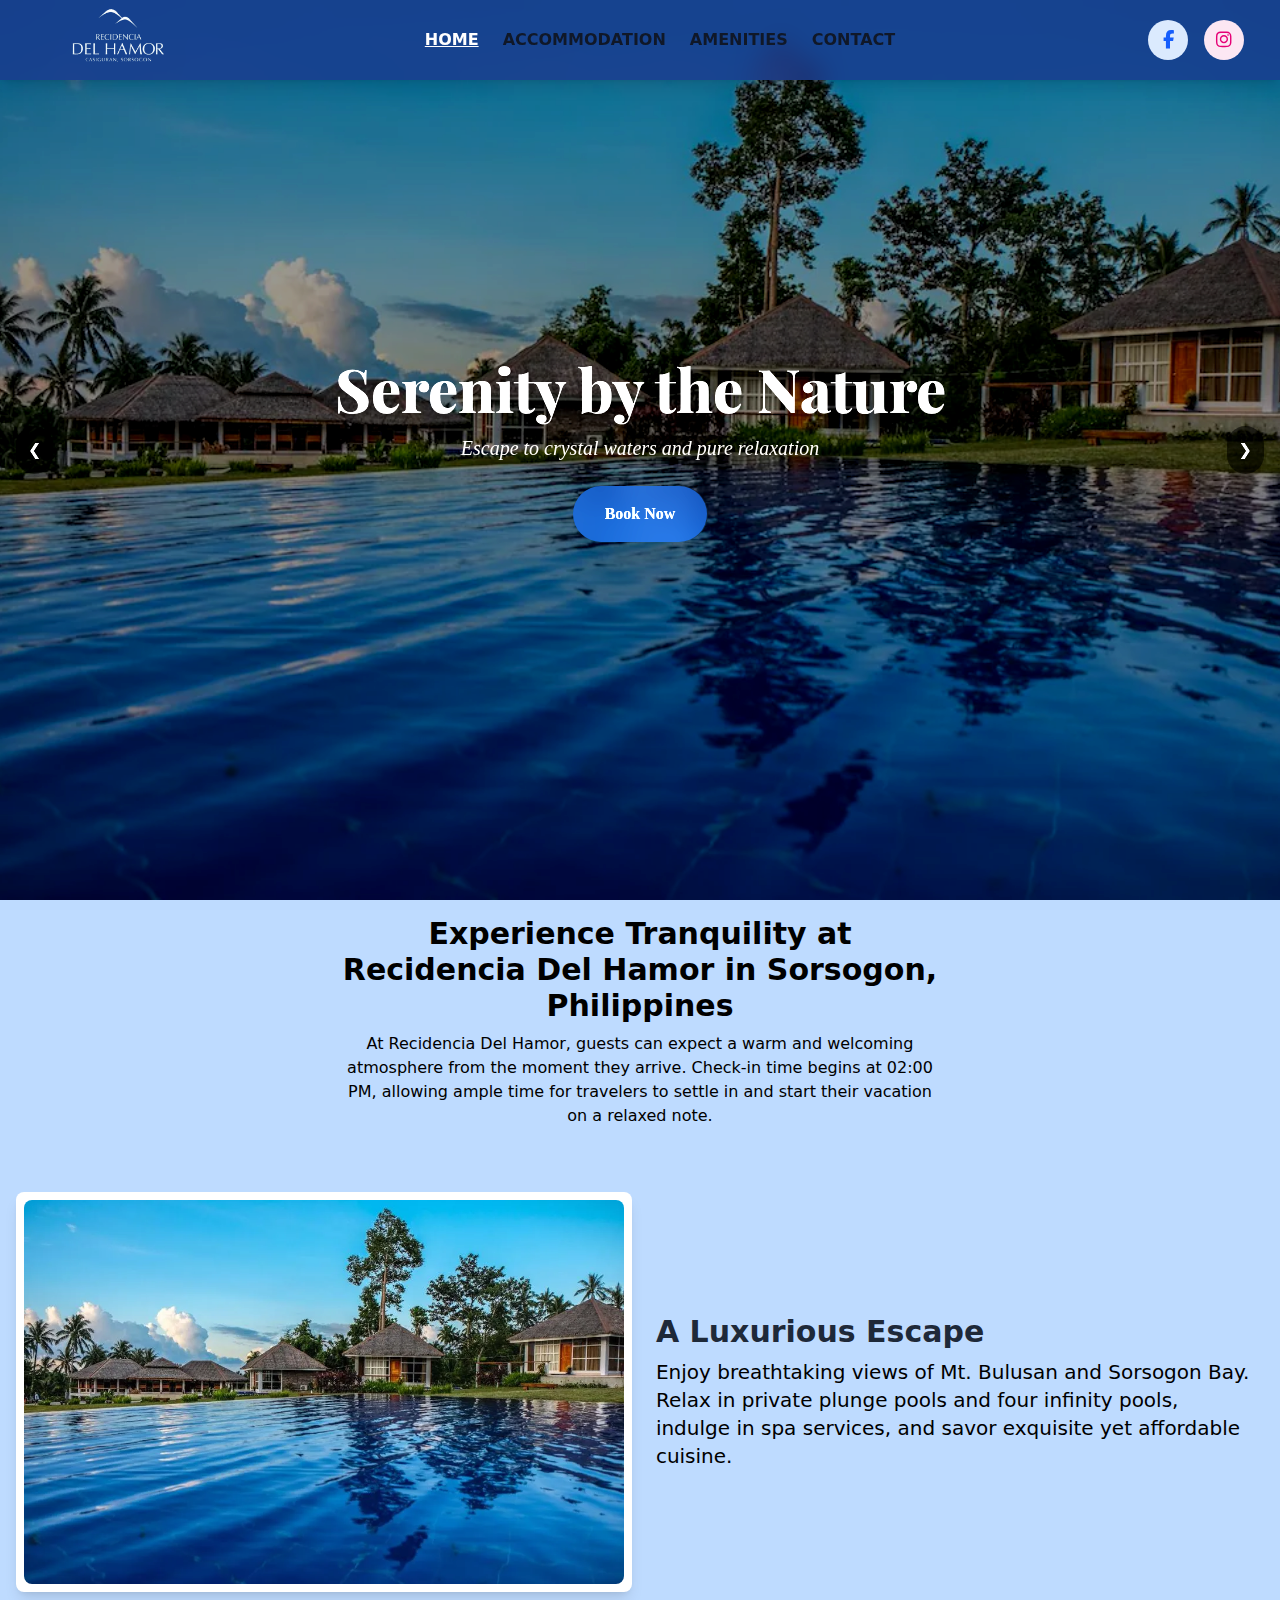
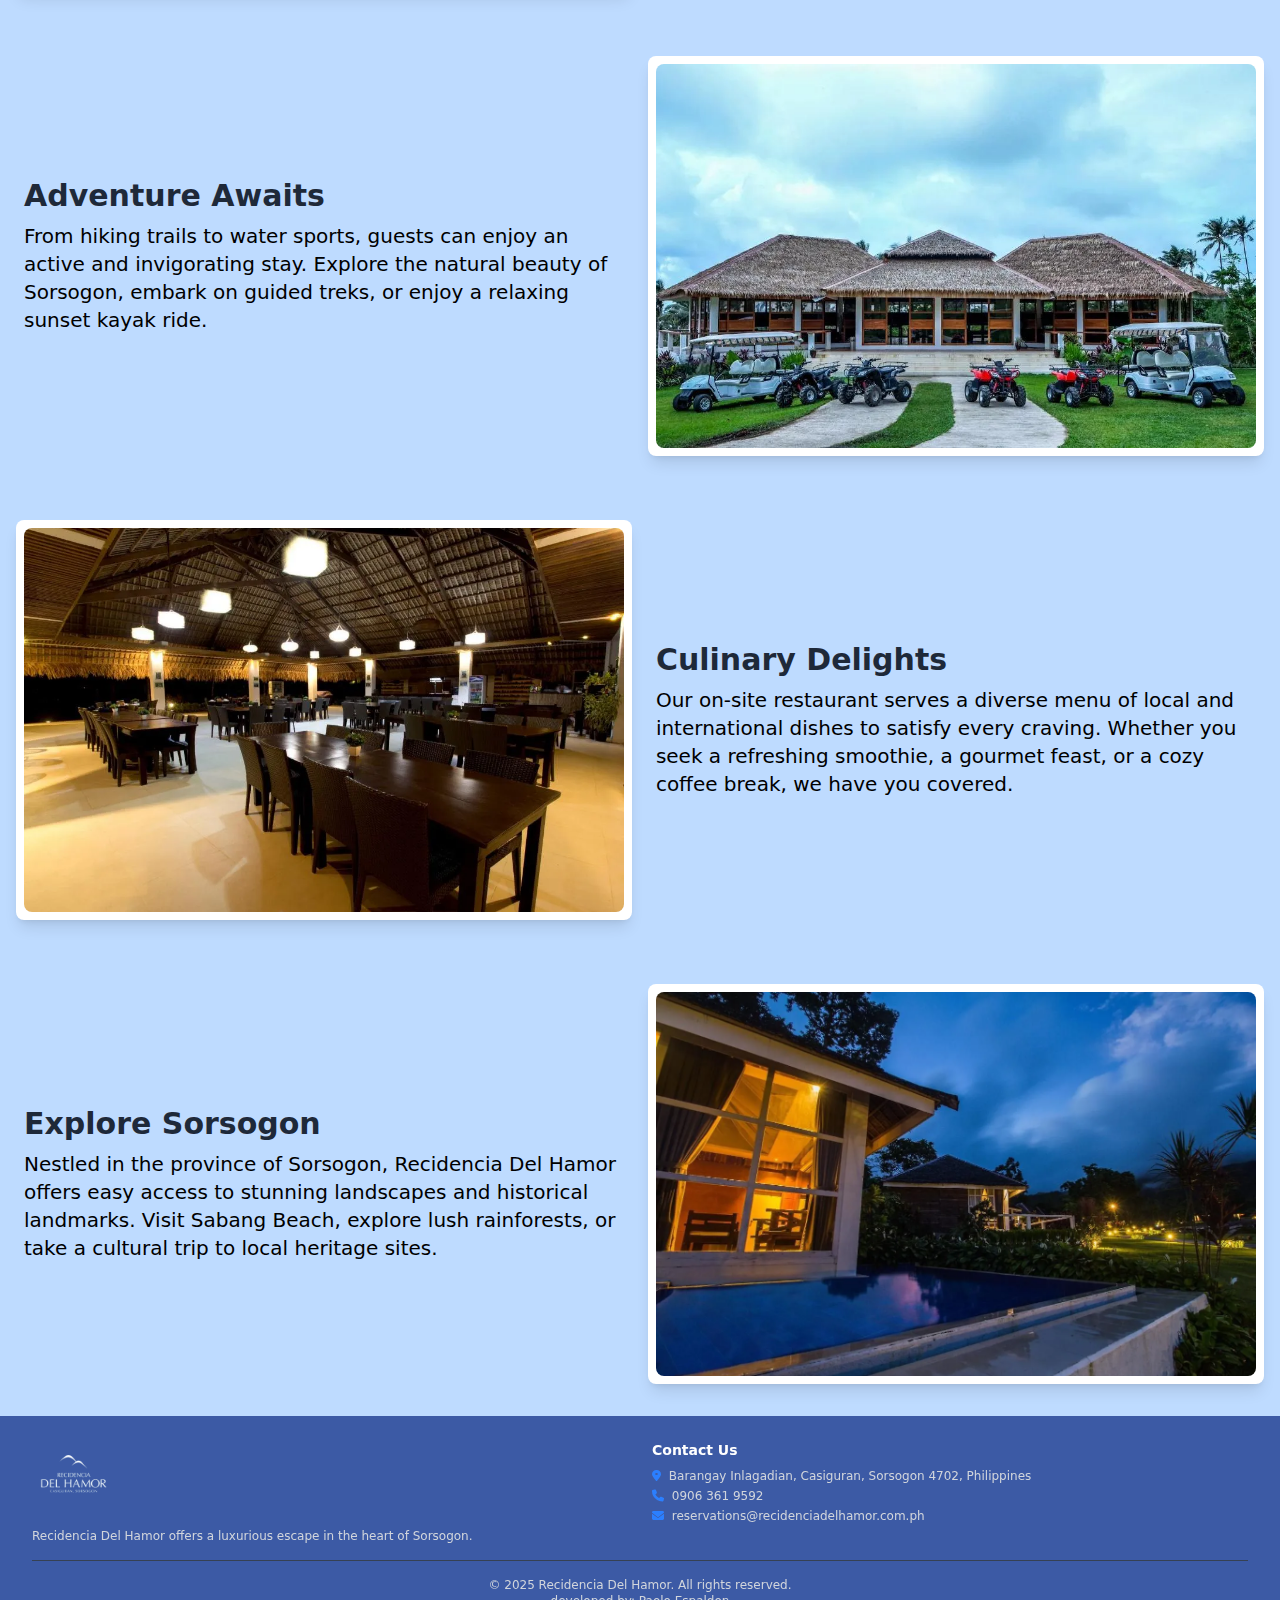
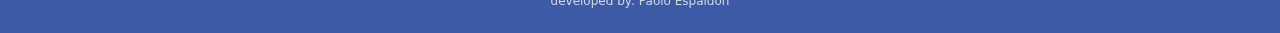
<file: index.html>
<!DOCTYPE html>
<html lang="en">
<head>
    <meta charset="UTF-8">
    <meta name="viewport" content="width=device-width, initial-scale=1.0">
    <title>Recidencia</title>
    <!--npx @tailwindcss/cli -i ./src/input.css -o ./src/output.css --watch-->
    <!-- Favicon -->
    <link rel="icon" type="image/png" href="assets/logo.webp">
    <link href="https://fonts.googleapis.com/css2?family=Playfair+Display:wght@400;700&display=swap" rel="stylesheet">
    <link rel="stylesheet" href="https://cdnjs.cloudflare.com/ajax/libs/font-awesome/6.5.1/css/all.min.css">


    <!-- Stylesheets -->
    <link href="./output.css" rel="stylesheet">
</head>

<body class="relative bg-blue-200 min-h-screen overscroll-none">
    <!-- ==================== -->
    <!-- Navigation Section -->
    <!-- ==================== -->
    <nav class="fixed top-0 left-0 w-full h-20 bg-blue-900/80 backdrop-blur-md shadow-lg px-5 flex justify-between items-center z-50">
        <!-- Branding -->
        <div class="flex items-center space-x-4 pl-10 mt-2">
            <!-- Adjusted Logo -->
            <div class="w-28 h-auto flex items-end">
                <img src="assets/log.png" alt="Logo" class="w-full h-auto object-contain object-bottom">
            </div>
        </div>
        
    
        <!-- Desktop Navigation -->
        <ul class="hidden md:flex space-x-6">
            <li><a href="index.html" class="text-base font-sans font-bold uppercase text-white underline transition hover:text-gray-300">Home</a></li>
            <li><a href="Accommodation.html" class="text-base font-sans font-bold uppercase text-gray-900 hover:text-white transition">Accommodation</a></li>
            <li><a href="Amenities.html" class="text-base font-sans font-bold uppercase text-gray-900 hover:text-white transition">Amenities</a></li>
            <li><a href="Contact.html" class="text-base font-sans font-bold uppercase text-gray-900 hover:text-white transition">Contact</a></li>
        </ul>
    
        <!-- Social Media & Mobile Menu -->
        <div class="flex items-center space-x-4">
            <!-- Desktop Social Links -->
            <div class="hidden md:flex space-x-4">
                <a href="https://web.facebook.com/recidenciadelhamor" target="_blank" rel="noopener noreferrer"
                   class="flex-shrink-0 h-10 w-10 rounded-full bg-blue-100 flex items-center justify-center hover:bg-blue-200 transition">
                    <i class="fab fa-facebook-f text-blue-600 text-lg"></i>
                </a>
                <a href="https://instagram.com" target="_blank" rel="noopener noreferrer"
                   class="flex-shrink-0 h-10 w-10 rounded-full bg-pink-100 flex items-center justify-center hover:bg-pink-200 transition">
                    <i class="fab fa-instagram text-pink-600 text-lg"></i>
                </a>
            </div>
            
            <!-- Mobile Social & Menu -->
            <div class="flex md:hidden items-center space-x-4">
                <a href="https://web.facebook.com/recidenciadelhamor" target="_blank" rel="noopener noreferrer"
                   class="flex-shrink-0 h-9 w-9 rounded-full bg-blue-100 flex items-center justify-center hover:bg-blue-200 transition">
                    <i class="fab fa-facebook-f text-blue-600 text-lg"></i>
                </a>
                <a href="https://instagram.com" target="_blank" rel="noopener noreferrer"
                   class="flex-shrink-0 h-9 w-9 rounded-full bg-pink-100 flex items-center justify-center hover:bg-pink-200 transition">
                    <i class="fab fa-instagram text-pink-600 text-lg"></i>
                </a>
            
                <!-- Mobile Menu Toggle -->
                <button id="menu-toggle" class="text-gray-900" aria-label="Toggle navigation menu">
                    <svg class="w-8 h-8" xmlns="http://www.w3.org/2000/svg" fill="none" viewBox="0 0 24 24" stroke="currentColor">
                        <path stroke-linecap="round" stroke-linejoin="round" stroke-width="2" d="M4 6h16M4 12h16M4 18h16"/>
                    </svg>
                </button>
                
            </div>
            
        </div>
    </nav>
    
    <!-- ==================== -->
    <!-- Mobile Menu -->
    <!-- ==================== -->
    <div id="mobile-menu" class="hidden fixed top-16 right-5 w-60 bg-blue-500/70 backdrop-blur-md shadow-xl rounded-lg p-6 flex flex-col items-start space-y-4 text-white text-lg transition-all duration-300 transform scale-95 z-[9999]">
        <a href="index.html" class="block w-full text-left px-4 py-2 hover:bg-white hover:text-black rounded-lg transition">Home</a>
        <a href="Accommodation.html" class="block w-full text-left text-black px-4 py-2 hover:bg-white hover:text-black rounded-lg transition">Accommodation</a>
        <a href="Amenities.html" class="block w-full text-left text-black px-4 py-2 hover:bg-white hover:text-black rounded-lg transition">Amenities</a>
        <a href="Contact.html" class="block w-full text-left text-black px-4 py-2 hover:bg-white hover:text-black rounded-lg transition">Contact</a>
        <button id="close-menu" class="absolute top-2 right-3 text-white text-3xl hover:text-gray-400 transition" aria-label="Close menu">&times;</button>
    </div>

    <!-- ==================== -->
    <!-- Hero Section -->
    <!-- ==================== -->
    <div id="hero" class="relative w-full h-screen bg-cover bg-center bg-no-repeat transition-all duration-500"
         style="background-image: url('assets/hero1.webp');">
        <header class="absolute inset-0 flex flex-col items-center justify-center text-white text-center px-6 z-10 bg-black/50">
            <h2 class="text-4xl md:text-6xl font-extrabold drop-shadow-lg animate-fade-in font-['Playfair_Display'] text-white">
                Serenity by the Nature
            </h2>
            <p class="mt-4 text-lg md:text-xl max-w-lg drop-shadow-md font-['Merriweather'] text-stone-300 italic">
                Escape to crystal waters and pure relaxation
            </p>
            <a href="BOOK.html" class="mt-6 bg-blue-500/50 backdrop-blur-md text-white font-bold px-8 py-4 rounded-full shadow-2xl hover:bg-blue-500/70 transition font-['Poppins']">
                Book Now
            </a>
        </header>

        <!-- Hero Slider Controls -->
        <button id="prevBtn" 
                class="absolute left-4 top-1/2 transform -translate-y-1/2 bg-black/50 text-white p-3 rounded-full shadow-md hover:bg-black/70 transition z-20"
                aria-label="Previous slide">
            &#10094;
        </button>
        <button id="nextBtn" 
                class="absolute right-4 top-1/2 transform -translate-y-1/2 bg-black/50 text-white p-3 rounded-full shadow-md hover:bg-black/70 transition z-20"
                aria-label="Next slide">
            &#10095;
        </button>
    </div>

    <!-- Hero Section Styles -->
    <style>
        #hero {
            background-size: cover;
            background-position: center;
            background-repeat: no-repeat;
            image-rendering: crisp-edges;
            filter: contrast(1.1) brightness(1.2) saturate(1.1);
            transition: filter 0.3s ease-in-out;
        }
    </style>






    <!-- ==================== -->
    <!-- Content Sections -->
    <!-- ==================== -->
    <div class="w-full lg:w-1/2 p-4 mx-auto text-center flex flex-col justify-center mb-4">
        <h3 class="text-2xl sm:text-3xl font-bold text-black">
            Experience Tranquility at Recidencia Del Hamor in Sorsogon, Philippines
        </h3>
        <p class="text-black mt-2 text-sm sm:text-base">
            At Recidencia Del Hamor, guests can expect a warm and welcoming atmosphere from the moment they arrive. 
            Check-in time begins at 02:00 PM, allowing ample time for travelers to settle in and start their vacation 
            on a relaxed note.
        </p>
    </div>
    
    <!-- Image/Text Blocks -->
    <div class="flex justify-center items-center min-h-screen px-4 py-8">
    <div class="w-full max-w-7xl">
        <div class="grid grid-cols-1 gap-16">

         


            <div class="flex flex-col lg:flex-row gap-4 items-center">
                <div class="w-full lg:w-1/2">
                    <div class="p-2 bg-white rounded-lg shadow-lg"> 
                        <img src="assets/section1.webp" 
                             alt="Resort view"
                             class="w-full h-64 sm:h-96 max-h-[500px] object-cover rounded-lg transition-transform duration-300 ease-in-out hover:scale-105">
                    </div>
                </div>
                <div class="w-full lg:w-1/2 p-2 flex flex-col justify-center space-y-2 text-left">
                    <h2 class="text-2xl sm:text-3xl font-semibold text-gray-800">A Luxurious Escape</h2>
                    <p class="text-black text-lg sm:text-xl font-normal">
                        Enjoy breathtaking views of Mt. Bulusan and Sorsogon Bay. Relax in private plunge pools 
                        and four infinity pools, indulge in spa services, and savor exquisite yet affordable cuisine.
                    </p>
                </div>
            </div>
            
            <!-- Adventure & Activities -->
            <div class="flex flex-col lg:flex-row-reverse gap-4 items-center">
                <div class="w-full lg:w-1/2">
                    <div class="p-2 bg-white rounded-lg shadow-lg"> 
                        <img src="assets/section2.webp" 
                             alt="Sports facilities"
                             class="w-full h-64 sm:h-96 max-h-[500px] object-cover rounded-lg transition-transform duration-300 ease-in-out hover:scale-105">
                    </div>
                </div>
                <div class="w-full lg:w-1/2 p-2 flex flex-col justify-center space-y-2 text-left">
                    <h2 class="text-2xl sm:text-3xl font-semibold text-gray-800">Adventure Awaits</h2>
                    <p class="text-black text-lg sm:text-xl font-normal">
                        From hiking trails to water sports, guests can enjoy an active and invigorating stay. Explore the natural beauty of Sorsogon, embark on guided treks, or enjoy a relaxing sunset kayak ride.
                    </p>
                </div>
            </div>
            
            <!-- Dining Experience -->
            <div class="flex flex-col lg:flex-row gap-4 items-center">
                <div class="w-full lg:w-1/2">
                    <div class="p-2 bg-white rounded-lg shadow-lg"> 
                        <img src="assets/section3.webp" 
                             alt="Restaurant dining"
                             class="w-full h-64 sm:h-96 max-h-[500px] object-cover rounded-lg transition-transform duration-300 ease-in-out hover:scale-105">
                    </div>
                </div>
                <div class="w-full lg:w-1/2 p-2 flex flex-col justify-center space-y-2 text-left">
                    <h2 class="text-2xl sm:text-3xl font-semibold text-gray-800">Culinary Delights</h2>
                    <p class="text-black text-lg sm:text-xl font-normal">
                        Our on-site restaurant serves a diverse menu of local and international dishes to satisfy every craving. Whether you seek a refreshing smoothie, a gourmet feast, or a cozy coffee break, we have you covered.
                    </p>
                </div>
            </div>
            
            <!-- Nearby Attractions -->
            <div class="flex flex-col lg:flex-row-reverse gap-4 items-center">
                <div class="w-full lg:w-1/2">
                    <div class="p-2 bg-white rounded-lg shadow-lg"> 
                        <img src="assets/section4.webp" 
                             alt="Nearby attractions"
                             class="w-full h-64 sm:h-96 max-h-[500px] object-cover rounded-lg transition-transform duration-300 ease-in-out hover:scale-105">
                    </div>
                </div>
                <div class="w-full lg:w-1/2 p-2 flex flex-col justify-center space-y-2 text-left">
                    <h2 class="text-2xl sm:text-3xl font-semibold text-gray-800">Explore Sorsogon</h2>
                    <p class="text-black text-lg sm:text-xl font-normal">
                        Nestled in the province of Sorsogon, Recidencia Del Hamor offers easy access to stunning landscapes and historical landmarks. Visit Sabang Beach, explore lush rainforests, or take a cultural trip to local heritage sites.
                    </p>
                </div>
            </div>
            
        </div>
    </div>
</div>


    <!-- ==================== -->
    <!-- Scripts -->
    <!-- ==================== -->
    <script>
        // Mobile Menu Functionality
        const menuToggle = document.getElementById('menu-toggle');
        const mobileMenu = document.getElementById('mobile-menu');
        const closeMenu = document.getElementById('close-menu');

        // Toggle menu visibility
        menuToggle.addEventListener('click', () => {
            mobileMenu.classList.remove('hidden');
            mobileMenu.classList.add('scale-100');
        });

        // Close menu handlers
        closeMenu.addEventListener('click', () => mobileMenu.classList.add('hidden'));
        
        document.addEventListener('click', (event) => {
            if (!menuToggle.contains(event.target) && !mobileMenu.contains(event.target)) {
                mobileMenu.classList.add('hidden');
            }
        });

        // Responsive menu behavior
        window.addEventListener('resize', () => {
            if (window.innerWidth >= 768) {
                mobileMenu.classList.add('hidden');
            }
        });

        // Hero Image Slider
        document.addEventListener("DOMContentLoaded", function() {
    const sliderImages = [
        "assets/hero1.webp",
        "assets/hero2.webp",
        "assets/hero3.webp"
    ];

    let currentImageIndex = 0;
    let autoSlideInterval;

    // Update background image
    function updateHeroBackground() {
        document.getElementById("hero").style.backgroundImage = 
            `url(${sliderImages[currentImageIndex]})`;
    }

    // Navigation functions
    function showNextImage() {
        currentImageIndex = (currentImageIndex + 1) % sliderImages.length;
        updateHeroBackground();
        resetAutoSlide();
    }

    function showPreviousImage() {
        currentImageIndex = (currentImageIndex - 1 + sliderImages.length) % sliderImages.length;
        updateHeroBackground();
        resetAutoSlide();
    }

    // Auto-slide management
    function resetAutoSlide() {
        clearInterval(autoSlideInterval);
        autoSlideInterval = setInterval(showNextImage, 5000);
    }

    // Event listeners
    document.getElementById("nextBtn").addEventListener("click", showNextImage);
    document.getElementById("prevBtn").addEventListener("click", showPreviousImage);

    // Keyboard event listener
    document.addEventListener("keydown", function(event) {
        if (event.key === "ArrowRight") {
            showNextImage();
        } else if (event.key === "ArrowLeft") {
            showPreviousImage();
        }
    });

    // Initialize auto-slide
    autoSlideInterval = setInterval(showNextImage, 5000);
});

        
    </script>

    
<footer class="bg-blue-900/80 backdrop-blur-md text-white py-6">
    <div class="max-w-7xl mx-auto px-4 sm:px-6 lg:px-8">
        <div class="grid grid-cols-1 md:grid-cols-2 gap-6">
            <!-- Branding and Description -->
            <div class="space-y-2">
                <div class="w-20 h-auto">
                    <img src="assets/log.png" alt="Logo" class="w-full h-auto object-contain">
                </div>
                <p class="text-xs text-gray-300">
                    Recidencia Del Hamor offers a luxurious escape in the heart of Sorsogon.
                </p>
            </div>

            <!-- Contact Information -->
            <div class="space-y-2">
                <h3 class="text-sm font-semibold">Contact Us</h3>
                <ul class="space-y-1">
                    <li class="text-xs text-gray-300">
                        <i class="fas fa-map-marker-alt text-blue-500 mr-1"></i>
                        Barangay Inlagadian, Casiguran, Sorsogon 4702, Philippines
                    </li>
                    <li class="text-xs text-gray-300">
                        <i class="fas fa-phone text-blue-500 mr-1"></i>
                        0906 361 9592
                    </li>
                    <li class="text-xs text-gray-300">
                        <i class="fas fa-envelope text-blue-500 mr-1"></i>
                        reservations@recidenciadelhamor.com.ph
                    </li>
                </ul>
            </div>
        </div>

        <!-- Copyright Notice -->
        <div class="border-t border-gray-700 mt-4 pt-4 text-center">
            <p class="text-xs text-gray-300">
                &copy; 2025 Recidencia Del Hamor. All rights reserved.
            </p>
            <p class="text-xs text-gray-300">
                developed by: Paolo Espaldon
            </p>
        </div>
    </div>
</footer>
</body>
</html>
</file>
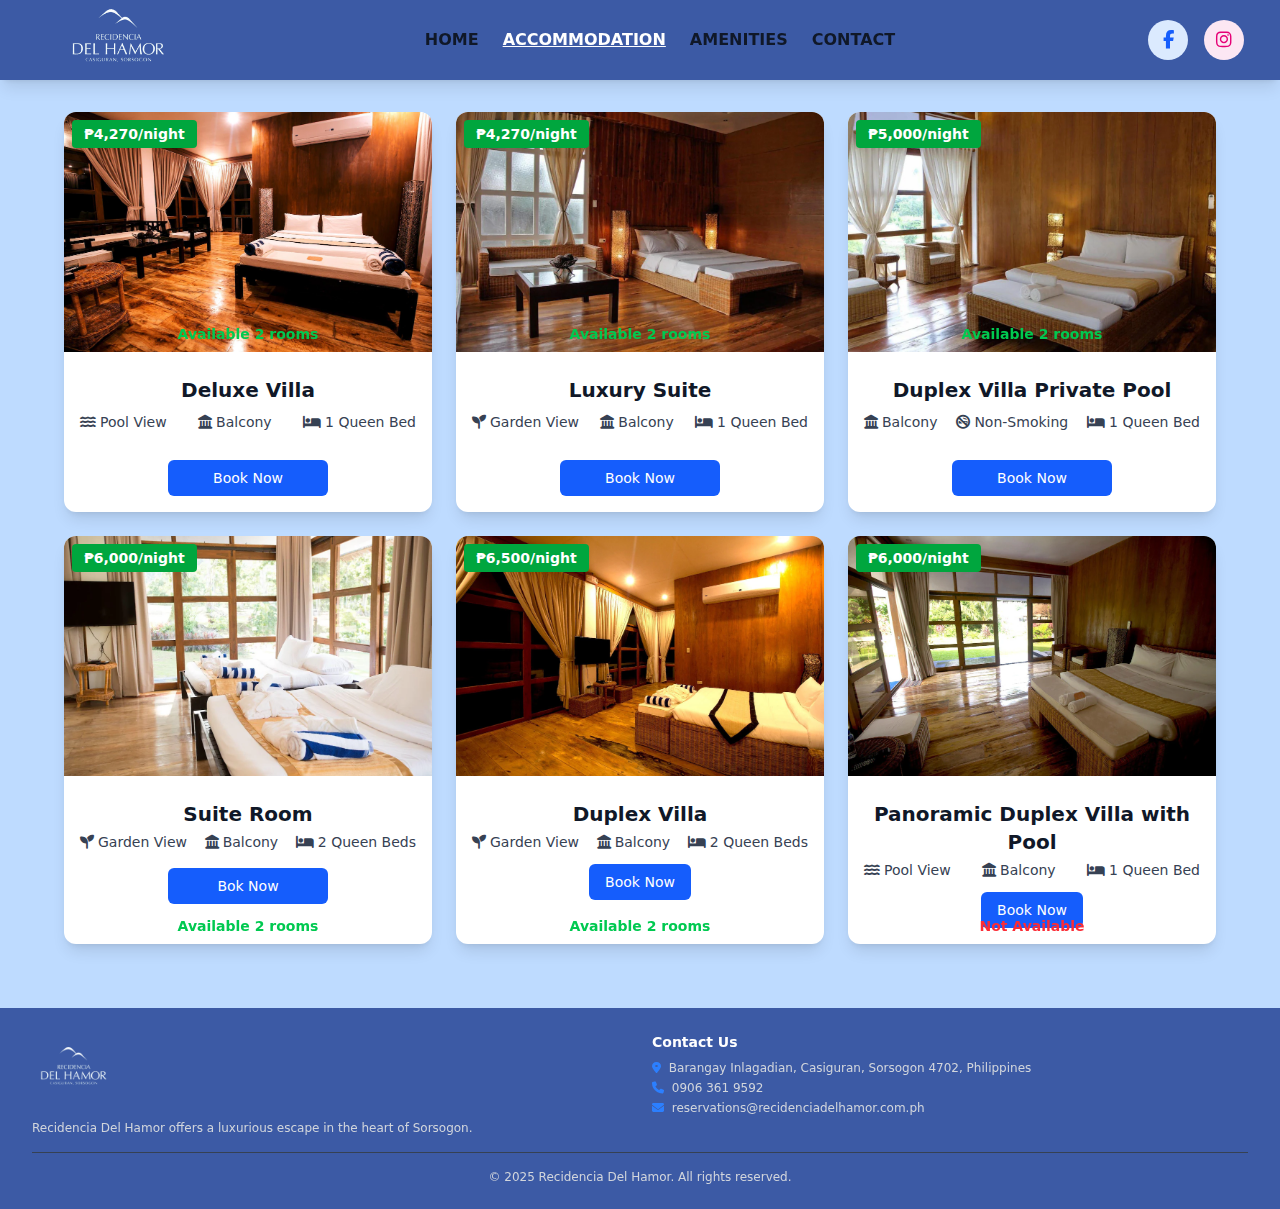
<file: Accommodation.html>
<!DOCTYPE html>
<html lang="en">
<head>
    <meta charset="UTF-8">
    <meta name="viewport" content="width=device-width, initial-scale=1.0">
    <title>Recidencia</title>
    
    <!-- Favicon -->
    <link rel="icon" type="image/png" href="assets/logo.webp">
    <link href="https://fonts.googleapis.com/css2?family=Playfair+Display:wght@400;700&display=swap" rel="stylesheet">
    <link rel="stylesheet" href="https://cdnjs.cloudflare.com/ajax/libs/font-awesome/6.5.1/css/all.min.css">


    <!-- Stylesheets -->
    <link href="./output.css" rel="stylesheet">
</head>

<body class="relative bg-blue-200 min-h-screen overscroll-none">

    <!-- ==================== -->
    <!-- Navigation Section -->
    <!-- ==================== -->
    <nav class="fixed top-0 left-0 w-full h-20 bg-blue-900/80 backdrop-blur-md shadow-lg px-5 flex justify-between items-center z-50">
        <!-- Branding -->
        <div class="flex items-center space-x-4 pl-10 mt-2">
            <!-- Adjusted Logo -->
            <div class="w-28 h-auto flex items-end">
                <img src="assets/log.png" alt="Logo" class="w-full h-auto object-contain object-bottom">
            </div>
        </div>
        
    
        <!-- Desktop Navigation -->
        <ul class="hidden md:flex space-x-6">
            <li><a href="index.html" class="text-base font-sans font-bold uppercase text-gray-900 hover:text-white transition">Home</a></li>
            <li><a href="Accommodation.html" class="text-base font-sans font-bold uppercase text-white underline transition hover:text-gray-300">Accommodation</a></li>
            <li><a href="Amenities.html" class="text-base font-sans font-bold uppercase text-gray-900 hover:text-white transition">Amenities</a></li>
            <li><a href="Contact.html" class="text-base font-sans font-bold uppercase text-gray-900 hover:text-white transition">Contact</a></li>
        </ul>
    
        <!-- Social Media & Mobile Menu -->
        <div class="flex items-center space-x-4">
            <!-- Desktop Social Links -->
            <div class="hidden md:flex space-x-4">
                <a href="https://web.facebook.com/recidenciadelhamor" target="_blank" rel="noopener noreferrer"
                   class="flex-shrink-0 h-10 w-10 rounded-full bg-blue-100 flex items-center justify-center hover:bg-blue-200 transition">
                    <i class="fab fa-facebook-f text-blue-600 text-lg"></i>
                </a>
                <a href="https://instagram.com" target="_blank" rel="noopener noreferrer"
                   class="flex-shrink-0 h-10 w-10 rounded-full bg-pink-100 flex items-center justify-center hover:bg-pink-200 transition">
                    <i class="fab fa-instagram text-pink-600 text-lg"></i>
                </a>
            </div>
            
            <!-- Mobile Social & Menu -->
            <div class="flex md:hidden items-center space-x-4">
                <a href="https://web.facebook.com/recidenciadelhamor" target="_blank" rel="noopener noreferrer"
                   class="flex-shrink-0 h-9 w-9 rounded-full bg-blue-100 flex items-center justify-center hover:bg-blue-200 transition">
                    <i class="fab fa-facebook-f text-blue-600 text-lg"></i>
                </a>
                <a href="https://instagram.com" target="_blank" rel="noopener noreferrer"
                   class="flex-shrink-0 h-9 w-9 rounded-full bg-pink-100 flex items-center justify-center hover:bg-pink-200 transition">
                    <i class="fab fa-instagram text-pink-600 text-lg"></i>
                </a>
            
                <!-- Mobile Menu Toggle -->
                <button id="menu-toggle" class="text-gray-900" aria-label="Toggle navigation menu">
                    <svg class="w-8 h-8" xmlns="http://www.w3.org/2000/svg" fill="none" viewBox="0 0 24 24" stroke="currentColor">
                        <path stroke-linecap="round" stroke-linejoin="round" stroke-width="2" d="M4 6h16M4 12h16M4 18h16"/>
                    </svg>
                </button>
                
            </div>
            
        </div>
    </nav>
    
    <!-- ==================== -->
    <!-- Mobile Menu -->
    <!-- ==================== -->
    <div id="mobile-menu" class="hidden fixed top-16 right-5 w-60 bg-blue-500/70 backdrop-blur-md shadow-xl rounded-lg p-6 flex flex-col items-start space-y-4 text-white text-lg transition-all duration-300 transform scale-95 z-[9999]">
        <a href="index.html" class="block w-full text-left text-black px-4 py-2 hover:bg-white hover:text-black rounded-lg transition">Home</a>
        <a href="Accommodation.html" class="block w-full text-left px-4 py-2 hover:bg-white hover:text-black rounded-lg transition">Accommodation</a>
        <a href="Amenities.html" class="block w-full text-left text-black px-4 py-2 hover:bg-white hover:text-black rounded-lg transition">Amenities</a>
        <a href="Contact.html" class="block w-full text-left text-black px-4 py-2 hover:bg-white hover:text-black rounded-lg transition">Contact</a>
        <button id="close-menu" class="absolute top-2 right-3 text-white text-3xl hover:text-gray-400 transition" aria-label="Close menu">&times;</button>
    </div>

    

    <section id="accommodation" class="relative flex flex-col items-center justify-center text-white text-center px-6 z-10 py-16">
        <div class="grid grid-cols-1 sm:grid-cols-2 lg:grid-cols-3 gap-6 mt-12 w-full max-w-6xl">
            
  <!-- Accommodation Card -->
  <div class="bg-white shadow-lg rounded-xl overflow-hidden relative flex flex-col h-full">
    <div class="relative">
        <img src="assets/room1.webp" class="w-full h-60 object-cover cursor-pointer" onclick="openModal(0, 0)">
        
        <!-- "Available" text inside the image at the bottom center -->
        <div class="absolute bottom-2 left-1/2 transform -translate-x-1/2 text-green-500 text-sm font-semibold">
            Available 2 rooms
        </div>

        <!-- Price tag in the top-left corner -->
        <div class="absolute top-2 left-2 bg-green-600 text-white text-sm font-bold px-3 py-1 rounded">
            ₱4,270/night
        </div>
    </div>

    <div class="p-4 text-left flex-grow">
        <h3 class="text-xl font-bold text-gray-900 text-center mt-2">Deluxe Villa</h3>
        <div class="flex justify-between items-center text-gray-700 text-sm mt-2">
            <div class="flex items-center gap-1"><i class="fa-solid fa-water"></i> Pool View</div>
            <div class="flex items-center gap-1"><i class="fa-solid fa-landmark"></i> Balcony</div>
            <div class="flex items-center gap-1"><i class="fa-solid fa-bed"></i> 1 Queen Bed</div>
        </div>
    </div>

    <div class="flex justify-center mt-3 pb-4">
        <a href="BOOK.html" class="w-40 bg-blue-600 text-white font-medium text-sm text-center px-4 py-2 rounded-md transition duration-200 hover:bg-blue-700">
            Book Now
        </a>
    </div>
</div>


<!-- Repeat for the other cards -->
<div class="bg-white shadow-lg rounded-xl overflow-hidden relative flex flex-col h-full">
    <div class="relative">
        <img src="assets/room2.webp" class="w-full h-60 object-cover cursor-pointer" onclick="openModal(1, 0)">

        <!-- "Available" text inside the image at the bottom center -->
        <div class="absolute bottom-2 left-1/2 transform -translate-x-1/2 text-green-500 text-sm font-semibold">
            Available 2 rooms
        </div>

        <!-- Price tag in the top-left corner -->
        <div class="absolute top-2 left-2 bg-green-600 text-white text-sm font-bold px-3 py-1 rounded">
            ₱4,270/night
        </div>
    </div>

    <div class="p-4 text-left flex-grow">
        <h3 class="text-xl font-bold text-gray-900 text-center mt-2">Luxury Suite</h3>
        <div class="flex justify-between items-center text-gray-700 text-sm mt-2">
            <div class="flex items-center gap-1"><i class="fa-solid fa-seedling"></i> Garden View</div>
            <div class="flex items-center gap-1"><i class="fa-solid fa-landmark"></i> Balcony</div>
            <div class="flex items-center gap-1"><i class="fa-solid fa-bed"></i> 1 Queen Bed</div>
        </div>
    </div>

    <div class="flex justify-center mt-3 pb-4">
        <a href="BOOK.html" class="w-40 bg-blue-600 text-white font-medium text-sm text-center px-4 py-2 rounded-md transition duration-200 hover:bg-blue-700">
            Book Now
        </a>
    </div>
</div>

<!-- Another Beach Cottage -->
<div class="bg-white shadow-lg rounded-xl overflow-hidden relative flex flex-col h-full">
    <div class="relative">
        <img src="assets/room3.webp" class="w-full h-60 object-cover cursor-pointer" onclick="openModal(2, 0)">

        <!-- "Available" text inside the image at the bottom center -->
        <div class="absolute bottom-2 left-1/2 transform -translate-x-1/2 text-green-500 text-sm font-semibold">
            Available 2 rooms
        </div>

        <!-- Price tag in the top-left corner -->
        <div class="absolute top-2 left-2 bg-green-600 text-white text-sm font-bold px-3 py-1 rounded">
            ₱5,000/night
        </div>
    </div>

    <div class="p-4 text-left flex-grow">
        <h3 class="text-xl font-bold text-gray-900 text-center mt-2">Duplex Villa Private Pool</h3>
        <div class="flex justify-between items-center text-gray-700 text-sm mt-2">
            <div class="flex items-center gap-1"><i class="fa-solid fa-landmark"></i> Balcony</div>
            <div class="flex items-center gap-1"><i class="fa-solid fa-ban-smoking"></i> Non-Smoking</div>
            <div class="flex items-center gap-1"><i class="fa-solid fa-bed"></i> 1 Queen Bed</div>
        </div>
    </div>
    
    <div class="flex justify-center mt-3 pb-4">
        <a href="BOOK.html" class="w-40 bg-blue-600 text-white font-medium text-sm text-center px-4 py-2 rounded-md transition duration-200 hover:bg-blue-700">
            Book Now
        </a>
    </div>
</div>


            
            

            <div class="bg-white shadow-lg rounded-xl overflow-hidden relative">
                <img src="assets/room4.webp" 
                class="w-full h-60 object-cover cursor-pointer" 
                onclick="openModal(3, 0)">
                 <!-- "Available" text inside the image at the bottom center -->
        <div class="absolute bottom-2 left-1/2 transform -translate-x-1/2 text-green-500 text-sm font-semibold">
            Available 2 rooms
        </div>

                <div class="absolute top-2 left-2 bg-green-600 text-white text-sm font-bold px-3 py-1 rounded"> ₱6,000/night</div>

                <div class="p-4 text-left">
                    <h3 class="text-xl font-bold text-gray-900 text-center mt-2">Suite Room</h3>
                    <div class="flex justify-between items-center text-gray-700 text-sm mt-1">
                        <div class="flex items-center gap-1">
                            <i class="fa-solid fa-seedling"></i> Garden View
                        </div>
                        
                        <div class="flex items-center gap-1">
                            <i class="fa-solid fa-landmark"></i> Balcony
                        </div>
                        
                        <div class="flex items-center gap-1">
                            <i class="fa-solid fa-bed"></i> 2 Queen Beds
                        </div>
                        
                    </div>
                    <div class="flex justify-center mt-4">
                        <a href="BOOK.html" class="w-40 bg-blue-600 text-white font-medium text-sm text-center px-4 py-2 rounded-md transition duration-200 hover:bg-blue-700">
                            Bok Now
                        </a>
                    </div>
                    
                </div>
            </div>

            <!-- Another Beach Cottage -->
            <div class="bg-white shadow-lg rounded-xl overflow-hidden relative">
                <img src="assets/room5.webp" 
                class="w-full h-60 object-cover cursor-pointer" 
                onclick="openModal(4, 0)">
                 <!-- "Available" text inside the image at the bottom center -->
                 <div class="absolute bottom-2 left-1/2 transform -translate-x-1/2 text-green-500 text-sm font-semibold">
                    Available 2 rooms
                </div>
                <div class="absolute top-2 left-2 bg-green-600 text-white text-sm font-bold px-3 py-1 rounded"> ₱6,500/night</div>

                <div class="p-4 text-left">
                    <h3 class="text-xl font-bold text-gray-900 text-center mt-2">Duplex Villa</h3>
                    <div class="flex justify-between items-center text-gray-700 text-sm mt-1">
                        <div class="flex items-center gap-1">
                            <i class="fa-solid fa-seedling"></i> Garden View
                        </div>
                        
                        <div class="flex items-center gap-1">
                            <i class="fa-solid fa-landmark"></i> Balcony
                        </div>
                        
                        <div class="flex items-center gap-1">
                            <i class="fa-solid fa-bed"></i> 2 Queen Beds
                        </div>
                    </div>
                    <div class="flex justify-center mt-3">
                        <a href="B" class="bg-blue-600 text-white font-medium text-sm text-center px-4 py-2 rounded-md transition duration-200 hover:bg-blue-700">
                            Book Now
                        </a>
                    </div>
                </div>
            </div>
            
            <div class="bg-white shadow-lg rounded-xl overflow-hidden relative">
                <img src="assets/room6.webp" 
                class="w-full h-60 object-cover cursor-pointer" 
                onclick="openModal(5, 0)">
                 <!-- "Available" text inside the image at the bottom center -->
                 <div class="absolute bottom-2 left-1/2 transform -translate-x-1/2 text-red-500 text-sm font-semibold">
                    Not Available
                </div>

                <div class="absolute top-2 left-2 bg-green-600 text-white text-sm font-bold px-3 py-1 rounded"> ₱6,000/night</div>

                <div class="p-4 text-left">
                    <h3 class="text-xl font-bold text-gray-900 text-center mt-2">Panoramic Duplex Villa with Pool</h3>
                    <div class="flex justify-between items-center text-gray-700 text-sm mt-1">
                        <div class="flex items-center gap-1">
                            <i class="fa-solid fa-water"></i> Pool View
                        </div>
                        
                        <div class="flex items-center gap-1">
                            <i class="fa-solid fa-landmark"></i> Balcony
                        </div>
                        
                        <div class="flex items-center gap-1">
                            <i class="fa-solid fa-bed"></i> 1 Queen Bed
                        </div>
                        
                    </div>
                    <div class="flex justify-center mt-3">
                        <a href="B" class="bg-blue-600 text-white font-medium text-sm text-center px-4 py-2 rounded-md transition duration-200 hover:bg-blue-700">
                            Book Now
                        </a>
                    </div>
                </div>
            </div>

            






<!-- Image Modal -->
<div id="imageModal0" class="modal fixed inset-0 flex items-center justify-center hidden z-[999999]" onclick="closeModalOnOutsideClick(event, 0)">
    <div class="bg-white p-6 rounded-lg shadow-lg relative max-w-3xl w-full h-[70vh] flex flex-col items-center justify-center overflow-hidden z-[1000000]" onclick="event.stopPropagation();">
        <button onclick="closeModal(0)" class="absolute -top-2 -right-2 p-2 text-gray-600 text-3xl hover:text-gray-900">&times;</button>

        <!-- Scrollable Content -->
        <div class="overflow-y-auto overflow-x-hidden w-full h-full flex flex-col items-center">
            <!-- Image and Navigation -->
            <div class="relative w-full h-auto flex items-center justify-center">
                <img id="modalImage0" class="max-h-[50vh] max-w-full object-contain" src="assets/room1.webp" alt="Gallery 1">

                <button onclick="prevImage(0)" class="nav-btn absolute left-2 top-1/2 transform -translate-y-1/2 text-gray-700 text-5xl hover:text-gray-900">❮</button>
                <button onclick="nextImage(0)" class="nav-btn absolute right-2 top-1/2 transform -translate-y-1/2 text-gray-700 text-5xl hover:text-gray-900">❯</button>
            </div>
            <div class="indicators flex gap-2 mt-2" id="indicators0"></div>

            <!-- Text Content -->
            <div class="text-content mt-4 p-4 text-gray-700 text-center" id="modalText0"></div>
            </div>
    </div>
            
</div>

<div id="imageModal1" class="modal fixed inset-0 flex items-center justify-center hidden z-[999999]" onclick="closeModalOnOutsideClick(event, 1)">
    <div class="bg-white p-6 rounded-lg shadow-lg relative max-w-3xl w-full h-[70vh] flex flex-col items-center justify-center overflow-hidden z-[1000000]" onclick="event.stopPropagation();">
        <button onclick="closeModal(1)" class="absolute -top-2 -right-2 p-2 text-gray-600 text-3xl hover:text-gray-900">&times;</button>

        <!-- Scrollable Content -->
        <div class="overflow-y-auto overflow-x-hidden w-full h-full flex flex-col items-center">
            <!-- Image and Navigation -->
            <div class="relative w-full h-auto flex items-center justify-center">
                <img id="modalImage1" class="max-h-[50vh] max-w-full object-contain" src="assets/room2.webp" alt="Gallery 2">

                <button onclick="prevImage(1)" class="nav-btn absolute left-2 top-1/2 transform -translate-y-1/2 text-gray-700 text-5xl hover:text-gray-900">❮</button>
                <button onclick="nextImage(1)" class="nav-btn absolute right-2 top-1/2 transform -translate-y-1/2 text-gray-700 text-5xl hover:text-gray-900">❯</button>
            </div>
            <div class="indicators flex gap-2 mt-2" id="indicators1"></div>

            <!-- Text Content -->
            <div class="text-content mt-4 p-4 text-gray-700 text-center" id="modalText1">
            </div>
        </div>
    </div>
</div>

<div id="imageModal2" class="modal fixed inset-0 flex items-center justify-center hidden z-[999999]" onclick="closeModalOnOutsideClick(event, 2)">
    <div class="bg-white p-6 rounded-lg shadow-lg relative max-w-3xl w-full h-[70vh] flex flex-col items-center justify-center overflow-hidden z-[1000000]" onclick="event.stopPropagation();">
        <button onclick="closeModal(2)" class="absolute -top-2 -right-2 p-2 text-gray-600 text-3xl hover:text-gray-900">&times;</button>

        <!-- Scrollable Content -->
        <div class="overflow-y-auto overflow-x-hidden w-full h-full flex flex-col items-center">
            <!-- Image and Navigation -->
            <div class="relative w-full h-auto flex items-center justify-center">
                <img id="modalImage2" class="max-h-[50vh] max-w-full object-contain" src="assets/room3.webp" alt="Gallery 3">

                <button onclick="prevImage(2)" class="nav-btn absolute left-2 top-1/2 transform -translate-y-1/2 text-gray-700 text-5xl hover:text-gray-900">❮</button>
                <button onclick="nextImage(2)" class="nav-btn absolute right-2 top-1/2 transform -translate-y-1/2 text-gray-700 text-5xl hover:text-gray-900">❯</button>
            </div>
            <div class="indicators flex gap-2 mt-2" id="indicators2"></div>

            <!-- Text Content -->
            <div class="text-content mt-4 p-4 text-gray-700 text-center" id="modalText2">
            </div>
        </div>
    </div>
</div>

<div id="imageModal3" class="modal fixed inset-0 flex items-center justify-center hidden z-[999999]" onclick="closeModalOnOutsideClick(event, 3)">
    <div class="bg-white p-6 rounded-lg shadow-lg relative max-w-3xl w-full h-[70vh] flex flex-col items-center justify-center overflow-hidden z-[1000000]" onclick="event.stopPropagation();">
        <button onclick="closeModal(3)" class="absolute -top-2 -right-2 p-2 text-gray-600 text-3xl hover:text-gray-900">&times;</button>

        <!-- Scrollable Content -->
        <div class="overflow-y-auto overflow-x-hidden w-full h-full flex flex-col items-center">
            <!-- Image and Navigation -->
            <div class="relative w-full h-auto flex items-center justify-center">
                <img id="modalImage3" class="max-h-[50vh] max-w-full object-contain" src="assets/room4.webp" alt="Gallery 4">

                <button onclick="prevImage(3)" class="nav-btn absolute left-2 top-1/2 transform -translate-y-1/2 text-gray-700 text-5xl hover:text-gray-900">❮</button>
                <button onclick="nextImage(3)" class="nav-btn absolute right-2 top-1/2 transform -translate-y-1/2 text-gray-700 text-5xl hover:text-gray-900">❯</button>
            </div>
            <div class="indicators flex gap-2 mt-2" id="indicators3"></div>

            <!-- Text Content -->
            <div class="text-content mt-4 p-4 text-gray-700 text-center" id="modalText3"></div>
        </div>
    </div>
</div>

<div id="imageModal4" class="modal fixed inset-0 flex items-center justify-center hidden z-[999999]" onclick="closeModalOnOutsideClick(event, 4)">
    <div class="bg-white p-6 rounded-lg shadow-lg relative max-w-3xl w-full h-[70vh] flex flex-col items-center justify-center overflow-hidden z-[1000000]" onclick="event.stopPropagation();">
        <button onclick="closeModal(4)" class="absolute -top-2 -right-2 p-2 text-gray-600 text-3xl hover:text-gray-900">&times;</button>

        <!-- Scrollable Content -->
        <div class="overflow-y-auto overflow-x-hidden w-full h-full flex flex-col items-center">
            <!-- Image and Navigation -->
            <div class="relative w-full h-auto flex items-center justify-center">
                <img id="modalImage5" class="max-h-[50vh] max-w-full object-contain" src="assets/room5.webp" alt="Gallery 5">

                <button onclick="prevImage(4)" class="nav-btn absolute left-2 top-1/2 transform -translate-y-1/2 text-gray-700 text-5xl hover:text-gray-900">❮</button>
                <button onclick="nextImage(4)" class="nav-btn absolute right-2 top-1/2 transform -translate-y-1/2 text-gray-700 text-5xl hover:text-gray-900">❯</button>
            </div>
            <div class="indicators flex gap-2 mt-2" id="indicators4"></div>

            <!-- Text Content -->
            <div class="text-content mt-4 p-4 text-gray-700 text-center" id="modalText4"></div>
        </div>
    </div>
</div>

<div id="imageModal5" class="modal fixed inset-0 flex items-center justify-center hidden z-[999999]" onclick="closeModalOnOutsideClick(event, 5)">
    <div class="bg-white p-6 rounded-lg shadow-lg relative max-w-3xl w-full h-[70vh] flex flex-col items-center justify-center overflow-hidden z-[1000000]" onclick="event.stopPropagation();">
        <button onclick="closeModal(5)" class="absolute -top-2 -right-2 p-2 text-gray-600 text-3xl hover:text-gray-900">&times;</button>

        <!-- Scrollable Content -->
        <div class="overflow-y-auto overflow-x-hidden w-full h-full flex flex-col items-center">
            <!-- Image and Navigation -->
            <div class="relative w-full h-auto flex items-center justify-center">
                <img id="modalImage5" class="max-h-[50vh] max-w-full object-contain" src="assets/room6.webp" alt="Gallery 6">

                <button onclick="prevImage(5)" class="nav-btn absolute left-2 top-1/2 transform -translate-y-1/2 text-gray-700 text-5xl hover:text-gray-900">❮</button>
                <button onclick="nextImage(5)" class="nav-btn absolute right-2 top-1/2 transform -translate-y-1/2 text-gray-700 text-5xl hover:text-gray-900">❯</button>
            </div>
            <div class="indicators flex gap-2 mt-2" id="indicators5"></div>

            <!-- Text Content -->
            <div class="text-content mt-4 p-4 text-gray-700 text-center" id="modalText5"></div>
        </div>
    </div>
</div>





<!-- JavaScript for Multiple Modals -->
<script>
    const galleries = [
        [
            "assets/room1a.webp",
            "assets/room1b.webp",
            "assets/room1c.webp"
        ],
        [
            "assets/room2a.webp",
            "assets/room2b.webp",
            "assets/room2c.webp"
        ],
        [
            "assets/room3a.webp",
            "assets/room3b.webp",
            "assets/room3c.webp"
        ],
        [
            "assets/room4a.webp",
            "assets/room4b.webp",
            "assets/room4c.webp"
        ],
        [
            "assets/room5a.webp",
            "assets/room5b.webp",
            "assets/room5c.webp"
        ],
        [
            "assets/room7.webp",
            "assets/room6.webp"
        ]
    ];
    let currentIndexes = [0, 0, 0, 0, 0, 0,];

    function openModal(galleryIndex, imageIndex) {
        currentIndexes[galleryIndex] = imageIndex;
        document.getElementById(`imageModal${galleryIndex}`).classList.remove("hidden");
        showImage(galleryIndex);
    }

    function closeModal(galleryIndex) {
        document.getElementById(`imageModal${galleryIndex}`).classList.add("hidden");
    }

    function closeModalOnOutsideClick(event, galleryIndex) {
        if (event.target === document.getElementById(`imageModal${galleryIndex}`)) {
            closeModal(galleryIndex);
        }
    }

    function showImage(galleryIndex) {
        const imgElement = document.getElementById(`modalImage${galleryIndex}`);
        imgElement.src = galleries[galleryIndex][currentIndexes[galleryIndex]];

        // Update Indicators
        const indicatorsContainer = document.getElementById(`indicators${galleryIndex}`);
        indicatorsContainer.innerHTML = "";
        galleries[galleryIndex].forEach((_, i) => {
            const dot = document.createElement("div");
            dot.className = `h-3 w-3 rounded-full cursor-pointer ${i === currentIndexes[galleryIndex] ? "bg-gray-900" : "bg-gray-400"}`;
            dot.onclick = () => showImageAt(galleryIndex, i);
            indicatorsContainer.appendChild(dot);
        });
    }

    function showImageAt(galleryIndex, index) {
        currentIndexes[galleryIndex] = index;
        showImage(galleryIndex);
    }

    function prevImage(galleryIndex) {
        currentIndexes[galleryIndex] = (currentIndexes[galleryIndex] - 1 + galleries[galleryIndex].length) % galleries[galleryIndex].length;
        showImage(galleryIndex);
    }

    function nextImage(galleryIndex) {
        currentIndexes[galleryIndex] = (currentIndexes[galleryIndex] + 1) % galleries[galleryIndex].length;
        showImage(galleryIndex);
    }

    document.addEventListener("keydown", (event) => {
        const openModalIndex = [...document.querySelectorAll(".modal")].findIndex(modal => !modal.classList.contains("hidden"));
        if (openModalIndex !== -1) {
            if (event.key === "ArrowLeft") prevImage(openModalIndex);
            if (event.key === "ArrowRight") nextImage(openModalIndex);
            if (event.key === "Escape") closeModal(openModalIndex);
        }
    });

</script>




    
  </div>
    </section>
    
    





    

    <script>
        const menuToggle = document.getElementById('menu-toggle');
const mobileMenu = document.getElementById('mobile-menu');
const closeMenu = document.getElementById('close-menu');

menuToggle.addEventListener('click', () => {
    mobileMenu.classList.remove('hidden');
    mobileMenu.classList.add('scale-100');
});

closeMenu.addEventListener('click', () => {
    mobileMenu.classList.add('hidden');
});

// Close menu when clicking outside
document.addEventListener('click', (event) => {
    if (!menuToggle.contains(event.target) && !mobileMenu.contains(event.target)) {
        mobileMenu.classList.add('hidden');
    }
});

// Auto-close menu on larger screens
window.addEventListener('resize', () => {
    if (window.innerWidth >= 768) { // Match Tailwind's 'md' breakpoint
        mobileMenu.classList.add('hidden');
    }
});






// Store modal text content separately (can also be fetched from an API)
const modalTextContent = `
    <h2 class="text-xl font-semibold mb-4">Features</h2>
    <div class="grid grid-cols-2 gap-4 text-left">
        <div class="flex items-center gap-2">
            <i class="fas fa-door-open text-blue-500 text-lg"></i>
            <span>Balcony/Terrace</span>
        </div>
        <div class="flex items-center gap-2">
            <i class="fas fa-smoking-ban text-blue-500 text-lg"></i>
            <span>Non-smoking</span>
        </div>
        <div class="flex items-center gap-2">
            <i class="fas fa-shower text-blue-500 text-lg"></i>
            <span>Shower</span>
        </div>
        <div class="flex items-center gap-2">
            <i class="fas fa-bath text-blue-500 text-lg"></i>
            <span>Shared bathroom</span>
        </div>
        <div class="flex items-center gap-2">
            <i class="fas fa-swimming-pool text-blue-500 text-lg"></i>
            <span>Private pool</span>
        </div>
    </div>

    <h2 class="text-xl font-semibold mt-6 mb-4">Bathroom and Toiletries</h2>
    <div class="grid grid-cols-2 gap-4 text-left">
        <div class="flex items-center gap-2">
            <i class="fas fa-bath text-blue-500 text-lg"></i>
            <span>Bathrobes</span>
        </div>
        <div class="flex items-center gap-2">
            <i class="fas fa-square text-blue-500 text-lg"></i> 
            <span>Mirror</span>
        </div>
        <div class="flex items-center gap-2">
            <i class="fas fa-toilet text-blue-500 text-lg"></i>
            <span>Private bathroom</span>
        </div>
        <div class="flex items-center gap-2">
            <i class="fas fa-soap text-blue-500 text-lg"></i>
            <span>Toiletries</span>
        </div>
        <div class="flex items-center gap-2">
            <i class="fas fa-ruler-combined text-blue-500 text-lg"></i>
            <span>Towels</span>
        </div>
    </div>

    <h2 class="text-xl font-semibold mt-6 mb-4">Entertainment</h2>
    <div class="grid grid-cols-2 gap-4 text-left">
        <div class="flex items-center gap-2">
            <i class="fas fa-wifi text-blue-500 text-lg"></i>
            <span>Free Wi-Fi in all rooms</span>
        </div>
        <div class="flex items-center gap-2">
            <i class="fas fa-tv text-blue-500 text-lg"></i>
            <span>Satellite/Cable channels</span>
        </div>
        <div class="flex items-center gap-2">
            <i class="fas fa-phone-alt text-blue-500 text-lg"></i>
            <span>Telephone</span>
        </div>
    </div>

    <h2 class="text-xl font-semibold mt-6 mb-4">Comforts</h2>
    <div class="grid grid-cols-2 gap-4 text-left">
        <div class="flex items-center gap-2">
            <i class="fas fa-snowflake text-blue-500 text-lg"></i>
            <span>Air conditioning</span>
        </div>
        <div class="flex items-center gap-2">
            <i class="fas fa-thermometer-half text-blue-500 text-lg"></i>
            <span>Heating</span>
        </div>
        <div class="flex items-center gap-2">
            <i class="fas fa-bed text-blue-500 text-lg"></i>
            <span>Linens</span>
        </div>
        <div class="flex items-center gap-2">
            <i class="fas fa-shoe-prints text-blue-500 text-lg"></i>
            <span>Slippers</span>
        </div>
    </div>

    <h2 class="text-xl font-semibold mt-6 mb-4">Dining, Drinking, and Snacking</h2>
    <div class="grid grid-cols-2 gap-4 text-left">
        <div class="flex items-center gap-2">
            <i class="fas fa-mug-hot text-blue-500 text-lg"></i>
            <span>Complimentary tea</span>
        </div>
        <div class="flex items-center gap-2">
            <i class="fas fa-glass-whiskey text-blue-500 text-lg"></i>
            <span>Free bottled water</span>
        </div>
        <div class="flex items-center gap-2">
            <i class="fas fa-coffee text-blue-500 text-lg"></i>
            <span>Free instant coffee</span>
        </div>
        <div class="flex items-center gap-2">
            <i class="fas fa-utensils text-blue-500 text-lg"></i>
            <span>Kitchenware</span>
        </div>
        <div class="flex items-center gap-2">
            <i class="fas fa-box text-blue-500 text-lg"></i>
            <span>Refrigerator</span>
        </div>
    </div>
`;

// Function to fetch and inject text content into modal
function fetchModalTextContent(modalId) {
    const modalTextContainer = document.getElementById(`modalText${modalId}`);

    if (modalTextContainer) {
        modalTextContainer.innerHTML = modalTextContent;
    }
}

// Modify your existing openModal function
function openModal(modalId) {
    fetchModalTextContent(modalId); // Fetch text dynamically
    document.getElementById(`imageModal${modalId}`).classList.remove("hidden");
}



</script>

<!-- ==================== -->
<!-- Footer Section -->
<!-- ==================== -->
<footer class="bg-blue-900/80 backdrop-blur-md text-white py-6">
    <div class="max-w-7xl mx-auto px-4 sm:px-6 lg:px-8">
        <div class="grid grid-cols-1 md:grid-cols-2 gap-6">
            <!-- Branding and Description -->
            <div class="space-y-2">
                <div class="w-20 h-auto">
                    <img src="assets/log.png" alt="Logo" class="w-full h-auto object-contain">
                </div>
                <p class="text-xs text-gray-300">
                    Recidencia Del Hamor offers a luxurious escape in the heart of Sorsogon.
                </p>
            </div>

            <!-- Contact Information -->
            <div class="space-y-2">
                <h3 class="text-sm font-semibold">Contact Us</h3>
                <ul class="space-y-1">
                    <li class="text-xs text-gray-300">
                        <i class="fas fa-map-marker-alt text-blue-500 mr-1"></i>
                        Barangay Inlagadian, Casiguran, Sorsogon 4702, Philippines
                    </li>
                    <li class="text-xs text-gray-300">
                        <i class="fas fa-phone text-blue-500 mr-1"></i>
                        0906 361 9592
                    </li>
                    <li class="text-xs text-gray-300">
                        <i class="fas fa-envelope text-blue-500 mr-1"></i>
                        reservations@recidenciadelhamor.com.ph
                    </li>
                </ul>
            </div>
        </div>

        <!-- Copyright Notice -->
        <div class="border-t border-gray-700 mt-4 pt-4 text-center">
            <p class="text-xs text-gray-300">
                &copy; 2025 Recidencia Del Hamor. All rights reserved.
            </p>
        </div>
    </div>
</footer>
</body>
</html>
</file>
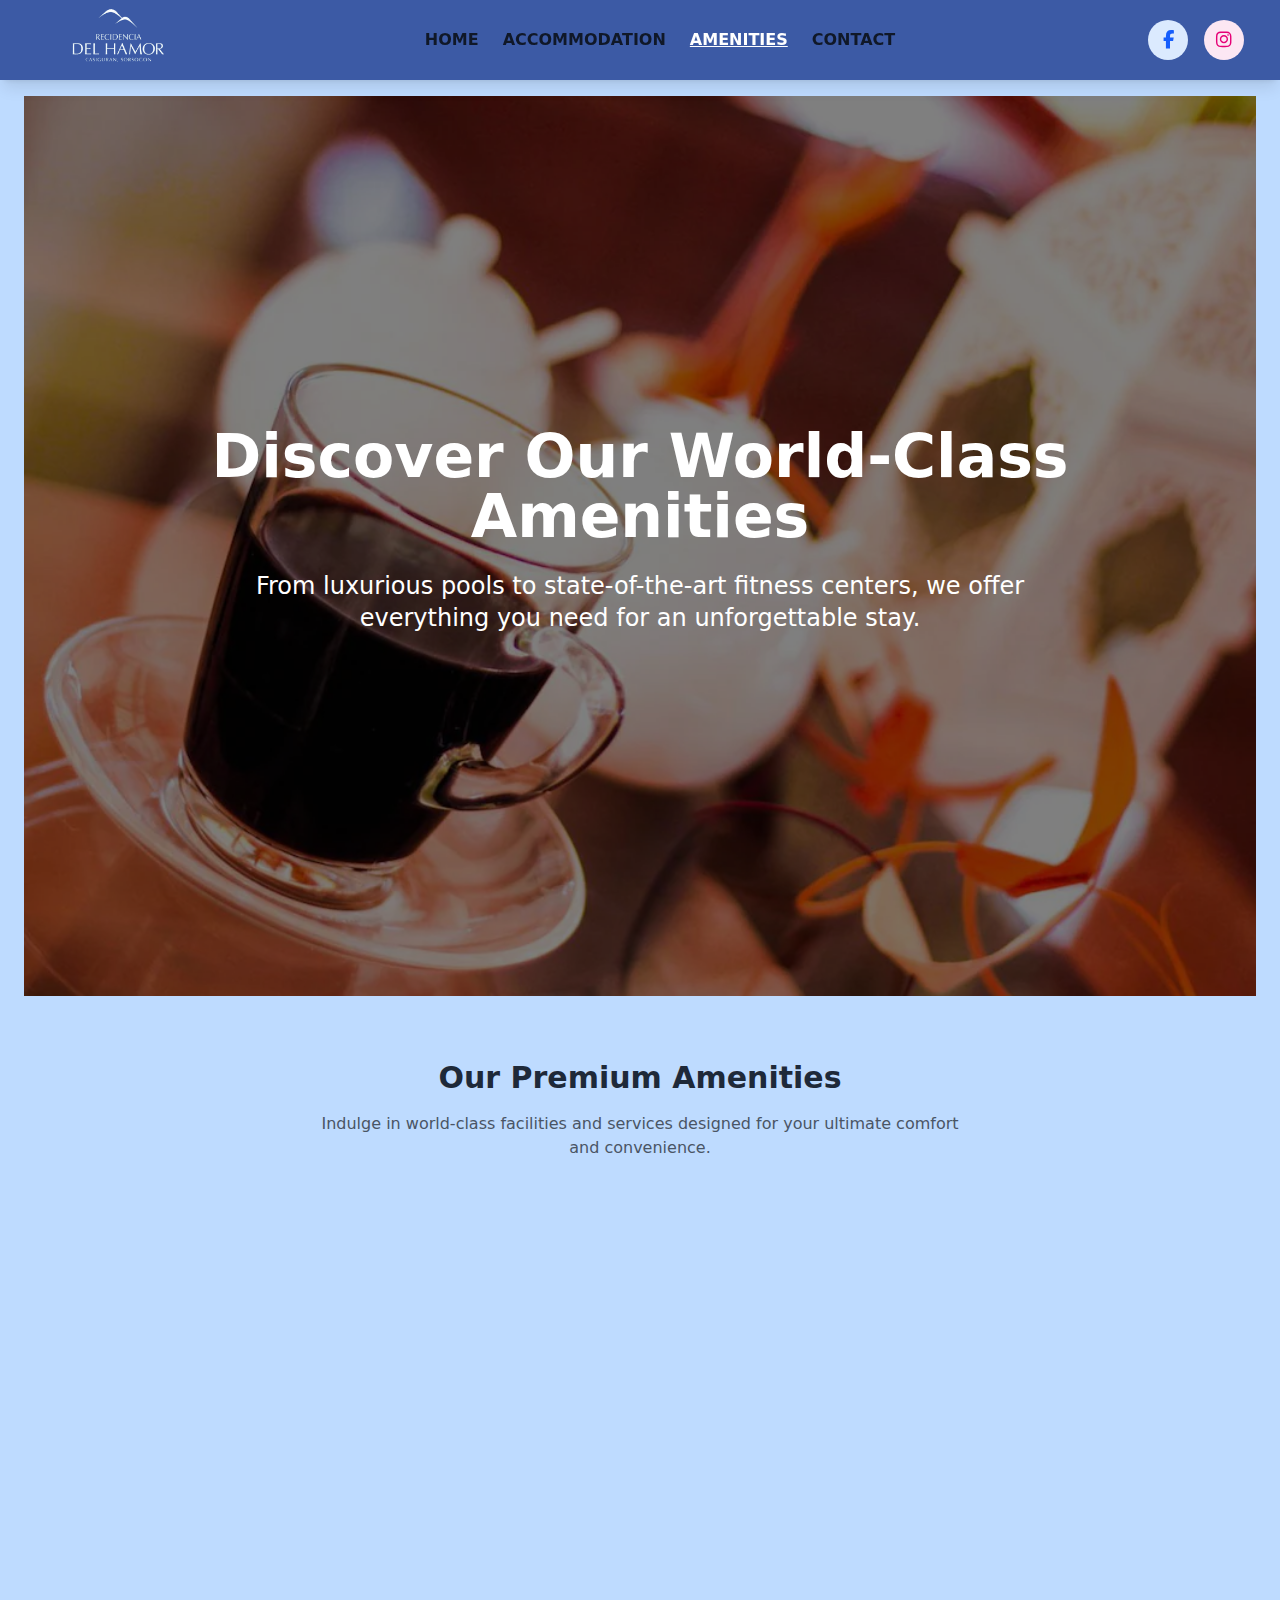
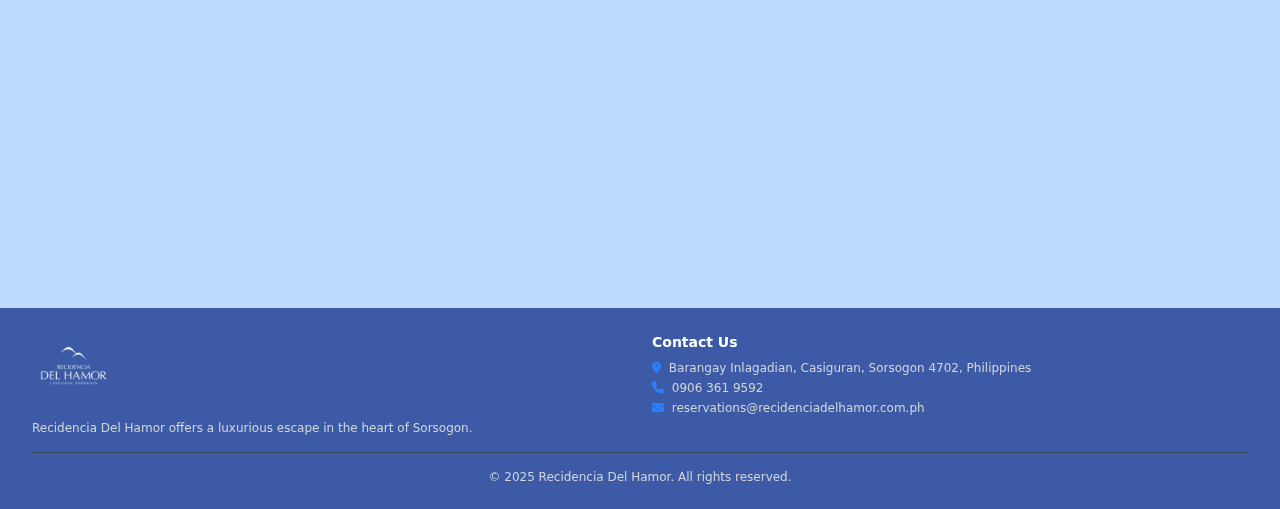
<file: Amenities.html>
<!DOCTYPE html>
<html lang="en">
<head>
    <meta charset="UTF-8">
    <meta name="viewport" content="width=device-width, initial-scale=1.0">
    <title>Recidencia</title>
    <link rel="icon" type="image/png" href="assets/logo.webp">
    <link href="https://fonts.googleapis.com/css2?family=Playfair+Display:wght@400;700&display=swap" rel="stylesheet">
    <link rel="stylesheet" href="https://cdnjs.cloudflare.com/ajax/libs/font-awesome/6.5.1/css/all.min.css">
    <link href="https://unpkg.com/aos@2.3.1/dist/aos.css" rel="stylesheet">
          


    <!-- Stylesheets -->
    <link href="./output.css" rel="stylesheet">
</head>

<body class="relative bg-blue-200 min-h-screen overscroll-none">
    <!-- ==================== -->
    <!-- Navigation Section -->
    <!-- ==================== -->
    <nav class="fixed top-0 left-0 w-full h-20 bg-blue-900/80 backdrop-blur-md shadow-lg px-5 flex justify-between items-center z-50">
        <!-- Branding -->
        <div class="flex items-center space-x-4 pl-10 mt-2">
            <!-- Adjusted Logo -->
            <div class="w-28 h-auto flex items-end">
                <img src="assets/log.png" alt="Logo" class="w-full h-auto object-contain object-bottom">
            </div>
        </div>
        
    
        <!-- Desktop Navigation -->
        <ul class="hidden md:flex space-x-6">
            <li><a href="index.html" class="text-base font-sans font-bold uppercase text-gray-900 hover:text-white transition">Home</a></li>
            <li><a href="Accommodation.html" class="text-base font-sans font-bold uppercase text-gray-900 hover:text-white transition">Accommodation</a></li>
            <li><a href="Amenities.htmlS" class="text-base font-sans font-bold uppercase text-white underline transition hover:text-gray-300">Amenities</a></li>
            <li><a href="Contact.html" class="text-base font-sans font-bold uppercase text-gray-900 hover:text-white transition">Contact</a></li>
        </ul>
    
        <!-- Social Media & Mobile Menu -->
        <div class="flex items-center space-x-4">
            <!-- Desktop Social Links -->
            <div class="hidden md:flex space-x-4">
                <a href="https://web.facebook.com/recidenciadelhamor" target="_blank" rel="noopener noreferrer"
                   class="flex-shrink-0 h-10 w-10 rounded-full bg-blue-100 flex items-center justify-center hover:bg-blue-200 transition">
                    <i class="fab fa-facebook-f text-blue-600 text-lg"></i>
                </a>
                <a href="https://instagram.com" target="_blank" rel="noopener noreferrer"
                   class="flex-shrink-0 h-10 w-10 rounded-full bg-pink-100 flex items-center justify-center hover:bg-pink-200 transition">
                    <i class="fab fa-instagram text-pink-600 text-lg"></i>
                </a>
            </div>
            
            <!-- Mobile Social & Menu -->
            <div class="flex md:hidden items-center space-x-4">
                <a href="https://web.facebook.com/recidenciadelhamor" target="_blank" rel="noopener noreferrer"
                   class="flex-shrink-0 h-9 w-9 rounded-full bg-blue-100 flex items-center justify-center hover:bg-blue-200 transition">
                    <i class="fab fa-facebook-f text-blue-600 text-lg"></i>
                </a>
                <a href="https://instagram.com" target="_blank" rel="noopener noreferrer"
                   class="flex-shrink-0 h-9 w-9 rounded-full bg-pink-100 flex items-center justify-center hover:bg-pink-200 transition">
                    <i class="fab fa-instagram text-pink-600 text-lg"></i>
                </a>
            
                <!-- Mobile Menu Toggle -->
                <button id="menu-toggle" class="text-gray-900" aria-label="Toggle navigation menu">
                    <svg class="w-8 h-8" xmlns="http://www.w3.org/2000/svg" fill="none" viewBox="0 0 24 24" stroke="currentColor">
                        <path stroke-linecap="round" stroke-linejoin="round" stroke-width="2" d="M4 6h16M4 12h16M4 18h16"/>
                    </svg>
                </button>
                
            </div>
            
        </div>
    </nav>
    
    <!-- ==================== -->
    <!-- Mobile Menu -->
    <!-- ==================== -->
    <div id="mobile-menu" class="hidden fixed top-16 right-5 w-60 bg-blue-500/70 backdrop-blur-md shadow-xl rounded-lg p-6 flex flex-col items-start space-y-4 text-white text-lg transition-all duration-300 transform scale-95 z-[9999]">
        <a href="index.html" class="block w-full text-left text-black px-4 py-2 hover:bg-white hover:text-black rounded-lg transition">Home</a>
        <a href="Accommodation.html" class="block w-full text-left text-black px-4 py-2 hover:bg-white hover:text-black rounded-lg transition">Accommodation</a>
        <a href="Amenities.html" class="block w-full text-left px-4 py-2 hover:bg-white hover:text-black rounded-lg transition">Amenities</a>
        <a href="Contact.html" class="block w-full text-left text-black px-4 py-2 hover:bg-white hover:text-black rounded-lg transition">Contact</a>
        <button id="close-menu" class="absolute top-2 right-3 text-white text-3xl hover:text-gray-400 transition" aria-label="Close menu">&times;</button>
    </div>
   
    
    <div class="max-w-7xl mx-auto px-6 py-12 pt-24">

      
            <!-- Hero Section -->
            <div class="relative h-screen">
                <!-- Background Image with Overlay -->
                <div class="absolute inset-0">
                    <img src="assets/amt.webp" alt="Hotel Amenities" class="w-full h-full object-cover">
                    <div class="absolute inset-0 bg-black opacity-50"></div>
                </div>
            
                <!-- Content Section -->
                <div class="relative h-full flex items-center justify-center text-center">
                    <div class="max-w-4xl px-4">
                        <h1 class="text-4xl md:text-6xl font-bold text-white mb-6">Discover Our World-Class Amenities</h1>
                        <p class="text-xl md:text-2xl text-white mb-8">
                            From luxurious pools to state-of-the-art fitness centers, we offer everything you need for an unforgettable stay.
                        </p>
                        
                    </div>
                </div>
            </div>
        
            <!-- Amenities Section -->
            <div class="container mx-auto px-4 py-16">
                <div class="text-center mb-12">
                    <div class="flex items-center justify-center mb-4">
                        <div class="h-1 w-12 bg-gold-400 rounded"></div>
                        <h2 class="px-4 text-3xl font-bold text-gray-800">Our Premium Amenities</h2>
                        <div class="h-1 w-12 bg-gold-400 rounded"></div>
                    </div>
                    <p class="text-gray-600 max-w-2xl mx-auto">Indulge in world-class facilities and services designed for your ultimate comfort and convenience.</p>
                </div>
        
                <div class="grid grid-cols-1 md:grid-cols-2 lg:grid-cols-3 gap-8">
                    <!-- Cleanliness & Safety -->
                    <div class="bg-white rounded-xl shadow-lg p-8 transform hover:scale-105 transition-all duration-300 hover:shadow-2xl" data-aos="fade-up">
                        <div class="flex items-start space-x-4">
                            <!-- Icon Section -->
                            <div class="p-3 bg-blue-100 rounded-lg flex items-center justify-center">
                                <i class="fas fa-shield-alt text-blue-600 text-2xl"></i> <!-- Icon in blue -->
                            </div>
                    
                            <!-- Content Section -->
                            <div class="flex-1">
                                <h3 class="text-xl font-semibold mb-2 text-gray-800">Cleanliness & Safety</h3>
                                <ul class="space-y-3 text-gray-600">
                                    <li class="flex items-center">
                                        <i class="fas fa-check text-blue-500 mr-3"></i> Daily disinfection in all rooms & common areas
                                    </li>
                                    <li class="flex items-center">
                                        <i class="fas fa-check text-blue-500 mr-3"></i> Staff trained in safety protocols
                                    </li>
                                    <li class="flex items-center">
                                        <i class="fas fa-check text-blue-500 mr-3"></i> Face coverings & protective screens
                                    </li>
                                    <li class="flex items-center">
                                        <i class="fas fa-check text-blue-500 mr-3"></i> Hand sanitizers available
                                    </li>
                                </ul>
                            </div>
                        </div>
                    </div>
                    
                    <!-- Dining & Refreshments -->
                    <div class="bg-white rounded-xl shadow-lg p-6 transform hover:scale-105 transition-all duration-300" data-aos="fade-up" data-aos-delay="100">
                        <div class="flex items-start space-x-4">
                            <div class="p-3 bg-blue-100 rounded-lg">
                                <i class="fas fa-utensils text-blue-600 text-2xl"></i> <!-- Icon changed to blue -->
                            </div>
                            <div>
                                <h3 class="text-xl font-semibold mb-2">Dining & Refreshments</h3>
                                <ul class="space-y-2 text-gray-600">
                                    <li class="flex items-center"><i class="fas fa-coffee text-blue-500 mr-2"></i> Free continental breakfast</li>
                                    <li class="flex items-center"><i class="fas fa-mug-hot text-blue-500 mr-2"></i> On-site coffee shop & restaurant</li>
                                    <li class="flex items-center"><i class="fas fa-concierge-bell text-blue-500 mr-2"></i> Room service available</li>
                                </ul>
                            </div>
                        </div>
                    </div>
                    
                    <!-- Convenience & Services -->
                    <div class="bg-white rounded-xl shadow-lg p-6 transform hover:scale-105 transition-all duration-300" data-aos="fade-up" data-aos-delay="200">
                        <div class="flex items-start space-x-4">
                            <div class="p-3 bg-blue-100 rounded-lg">
                                <i class="fas fa-concierge-bell text-blue-600 text-2xl"></i> <!-- Icon changed to blue -->
                            </div>
                            <div>
                                <h3 class="text-xl font-semibold mb-2">Convenience & Services</h3>
                                <ul class="space-y-2 text-gray-600">
                                    <li class="flex items-center"><i class="fas fa-clock text-blue-500 mr-2"></i> 24-hour front desk & security</li>
                                    <li class="flex items-center"><i class="fas fa-check-circle text-blue-500 mr-2"></i> Express & private check-in/out</li>
                                    <li class="flex items-center"><i class="fas fa-bell text-blue-500 mr-2"></i> Concierge & luggage storage</li>
                                    <li class="flex items-center"><i class="fas fa-broom text-blue-500 mr-2"></i> Daily housekeeping & ironing service</li>
                                </ul>
                            </div>
                        </div>
                    </div>
                    
                    <!-- Family-Friendly Services -->
                    <div class="bg-white rounded-xl shadow-lg p-6 transform hover:scale-105 transition-all duration-300" data-aos="fade-up">
                        <div class="flex items-start space-x-4">
                            <div class="p-3 bg-blue-100 rounded-lg">
                                <i class="fas fa-child text-blue-600 text-2xl"></i> <!-- Icon changed to blue -->
                            </div>
                            <div>
                                <h3 class="text-xl font-semibold mb-2">Family-Friendly Services</h3>
                                <ul class="space-y-2 text-gray-600">
                                    <li class="flex items-center"><i class="fas fa-home text-blue-500 mr-2"></i> Family rooms available</li>
                                    <li class="flex items-center"><i class="fas fa-smile text-blue-500 mr-2"></i> Child-friendly environment</li>
                                </ul>
                            </div>
                        </div>
                    </div>
                    
                    <!-- Transportation & Accessibility -->
                    <div class="bg-white rounded-xl shadow-lg p-6 transform hover:scale-105 transition-all duration-300" data-aos="fade-up" data-aos-delay="100">
                        <div class="flex items-start space-x-4">
                            <div class="p-3 bg-blue-100 rounded-lg">
                                <i class="fas fa-car text-blue-600 text-2xl"></i> <!-- Icon changed to blue -->
                            </div>
                            <div>
                                <h3 class="text-xl font-semibold mb-2">Transportation & Accessibility</h3>
                                <ul class="space-y-2 text-gray-600">
                                    <li class="flex items-center"><i class="fas fa-parking text-blue-500 mr-2"></i> Free on-site parking</li>
                                    <li class="flex items-center"><i class="fas fa-plane text-blue-500 mr-2"></i> Airport transfer & rental car service</li>
                                    <li class="flex items-center"><i class="fas fa-bicycle text-blue-500 mr-2"></i> Bicycle & sports equipment rental</li>
                                </ul>
                            </div>
                        </div>
                    </div>
                    
                    <!-- In-Room Amenities -->
                    <div class="bg-white rounded-xl shadow-lg p-6 transform hover:scale-105 transition-all duration-300" data-aos="fade-up" data-aos-delay="200">
                        <div class="flex items-start space-x-4">
                            <div class="p-3 bg-blue-100 rounded-lg">
                                <i class="fas fa-bed text-blue-600 text-2xl"></i> <!-- Icon changed to blue -->
                            </div>
                            <div>
                                <h3 class="text-xl font-semibold mb-2">In-Room Amenities</h3>
                                <ul class="space-y-2 text-gray-600">
                                    <li class="flex items-center"><i class="fas fa-snowflake text-blue-500 mr-2"></i> Air conditioning & heating</li>
                                    <li class="flex items-center"><i class="fas fa-umbrella-beach text-blue-500 mr-2"></i> Balcony/terrace (selected rooms)</li>
                                    <li class="flex items-center"><i class="fas fa-bath text-blue-500 mr-2"></i> Bathrobes, slippers & toiletries</li>
                                    <li class="flex items-center"><i class="fas fa-tv text-blue-500 mr-2"></i> Satellite/cable channels</li>
                                </ul>
                            </div>
                        </div>
                    </div>
                    
                </div>
            </div>
    </div>
          
        
            <!-- Call to Action Section -->
            
        
            <script src="https://unpkg.com/aos@2.3.1/dist/aos.js"></script>
            <script>
                AOS.init();
            </script>
    
        
        <script>
            // Mobile Menu Functionality
            const menuToggle = document.getElementById('menu-toggle');
            const mobileMenu = document.getElementById('mobile-menu');
            const closeMenu = document.getElementById('close-menu');
    
            // Toggle menu visibility
            menuToggle.addEventListener('click', () => {
                mobileMenu.classList.remove('hidden');
                mobileMenu.classList.add('scale-100');
            });
    
            // Close menu handlers
            closeMenu.addEventListener('click', () => mobileMenu.classList.add('hidden'));
            
            document.addEventListener('click', (event) => {
                if (!menuToggle.contains(event.target) && !mobileMenu.contains(event.target)) {
                    mobileMenu.classList.add('hidden');
                }
            });
    
            // Responsive menu behavior
            window.addEventListener('resize', () => {
                if (window.innerWidth >= 768) {
                    mobileMenu.classList.add('hidden');
                }
            });
        </script>
    
       
<footer class="bg-blue-900/80 backdrop-blur-md text-white py-6">
    <div class="max-w-7xl mx-auto px-4 sm:px-6 lg:px-8">
        <div class="grid grid-cols-1 md:grid-cols-2 gap-6">
            <!-- Branding and Description -->
            <div class="space-y-2">
                <div class="w-20 h-auto">
                    <img src="assets/log.png" alt="Logo" class="w-full h-auto object-contain">
                </div>
                <p class="text-xs text-gray-300">
                    Recidencia Del Hamor offers a luxurious escape in the heart of Sorsogon.
                </p>
            </div>

            <!-- Contact Information -->
            <div class="space-y-2">
                <h3 class="text-sm font-semibold">Contact Us</h3>
                <ul class="space-y-1">
                    <li class="text-xs text-gray-300">
                        <i class="fas fa-map-marker-alt text-blue-500 mr-1"></i>
                        Barangay Inlagadian, Casiguran, Sorsogon 4702, Philippines
                    </li>
                    <li class="text-xs text-gray-300">
                        <i class="fas fa-phone text-blue-500 mr-1"></i>
                        0906 361 9592
                    </li>
                    <li class="text-xs text-gray-300">
                        <i class="fas fa-envelope text-blue-500 mr-1"></i>
                        reservations@recidenciadelhamor.com.ph
                    </li>
                </ul>
            </div>
        </div>

        <!-- Copyright Notice -->
        <div class="border-t border-gray-700 mt-4 pt-4 text-center">
            <p class="text-xs text-gray-300">
                &copy; 2025 Recidencia Del Hamor. All rights reserved.
            </p>
        </div>
    </div>
</footer>
    </body>
    </html>
</file>
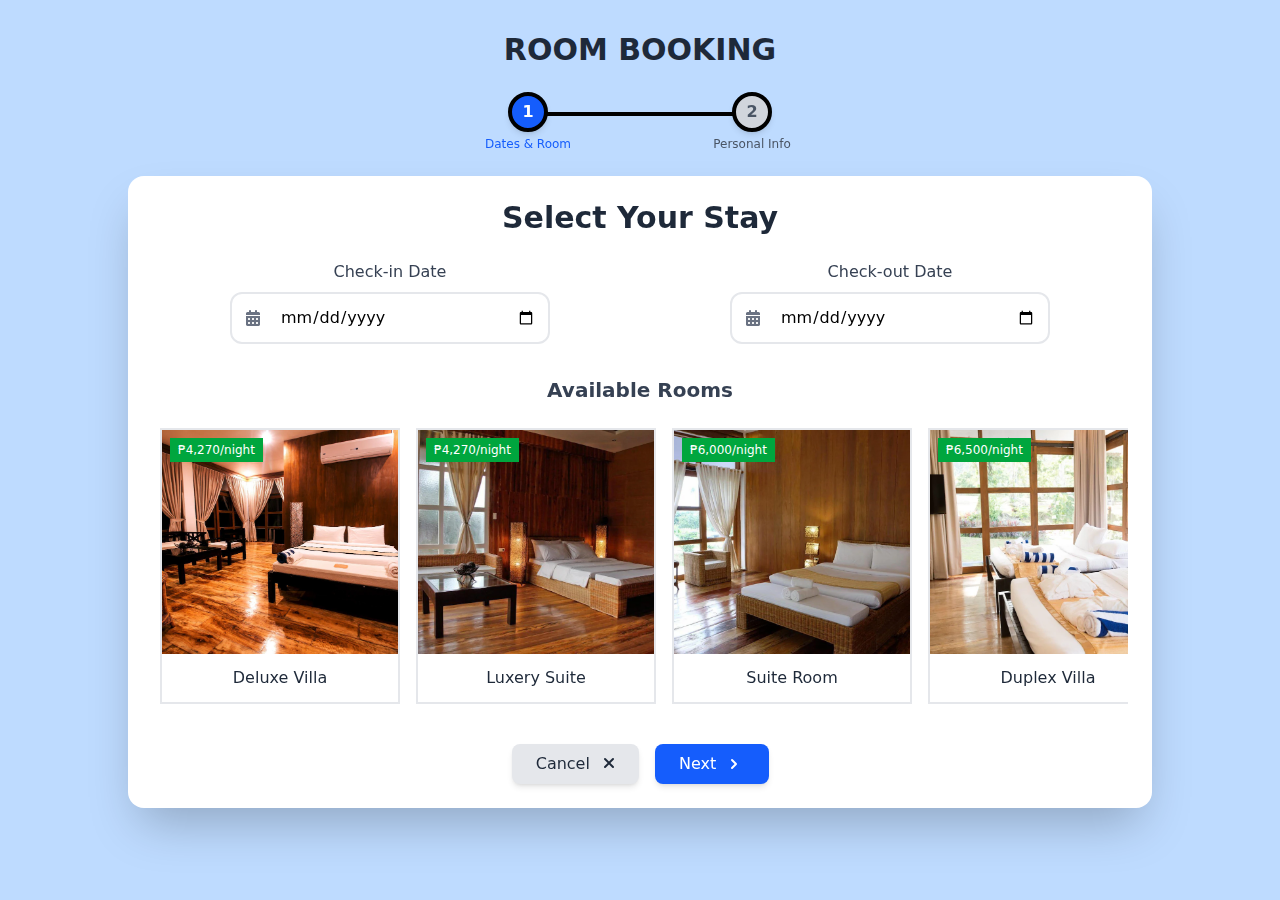
<file: BOOK.html>
<!DOCTYPE html>
<html lang="en">
<head>
  <meta charset="UTF-8">
  <meta name="viewport" content="width=device-width, initial-scale=1.0">
  <title>Recidencia</title>
  
  <link rel="icon" type="image/png" href="assets/logo.webp">
  <link href="./output.css" rel="stylesheet">
  <link rel="stylesheet" href="https://cdnjs.cloudflare.com/ajax/libs/font-awesome/6.4.0/css/all.min.css">
  <style>
    /* Custom animations */
    @keyframes fadeIn {
      from { opacity: 0; transform: translateY(10px); }
      to { opacity: 1; transform: translateY(0); }
    }
    .fade-in {
      animation: fadeIn 0.5s ease-in-out;
    }
  </style>
</head>
<body class="relative bg-blue-200 min-h-screen overscroll-none">
 

  <!-- Main Content -->
  <div class="container mx-auto px-4 py-8">
    <h1 class="text-3xl font-bold text-center text-gray-800 mb-6">ROOM BOOKING</h1>
    
    <!-- Stepper -->
<div class="mb-6 max-w-md mx-auto">
  <div class="flex items-center justify-center w-full relative">
      <!-- Step 1 -->
      <div class="flex flex-col items-center z-10 w-1/2">
          <div id="step1"
              class="bg-blue-600 rounded-full h-10 w-10 flex items-center justify-center text-white font-bold text-base border-4 border-black shadow-md transition-all duration-300">
              1
          </div>
          <span class="mt-1 text-xs font-medium text-blue-600">Dates & Room</span>
      </div>

      <!-- Connecting Line -->
      <div class="absolute top-5 left-1/4 w-1/2 h-1 bg-black z-0"></div>

      <!-- Step 2 -->
      <div class="flex flex-col items-center z-10 w-1/2">
          <div id="step2"
              class="bg-gray-300 rounded-full h-10 w-10 flex items-center justify-center text-gray-600 font-bold text-base border-4 border-black shadow-md transition-all duration-300">
              2
          </div>
          <span class="mt-1 text-xs font-medium text-gray-600">Personal Info</span>
      </div>
  </div>
</div>






<!-- Step 1: Date and Room Selection -->
<div id="step1-content" class="bg-white rounded-2xl shadow-2xl p-6 max-w-5xl mx-auto fade-in transform transition-all duration-500 hover:shadow-3xl">
  <h2 class="text-3xl font-bold text-gray-800 mb-6 text-center">Select Your Stay</h2>

  <!-- Date Selection -->
  <div class="mb-8">
    <div class="grid md:grid-cols-2 gap-6">
      <div class="flex flex-col items-center">
        <label class="block text-gray-700 mb-2 font-medium">Check-in Date</label>
        <div class="relative w-full max-w-xs">
          <input type="date" class="w-full border-2 border-gray-200 rounded-xl p-3 pl-12 focus:outline-none focus:border-blue-500 focus:ring-2 focus:ring-blue-200 transition-all" required>
          <i class="fas fa-calendar-alt absolute left-4 top-1/2 transform -translate-y-1/2 text-gray-500"></i>
        </div>
      </div>
      <div class="flex flex-col items-center">
        <label class="block text-gray-700 mb-2 font-medium">Check-out Date</label>
        <div class="relative w-full max-w-xs">
          <input type="date" class="w-full border-2 border-gray-200 rounded-xl p-3 pl-12 focus:outline-none focus:border-blue-500 focus:ring-2 focus:ring-blue-200 transition-all">
          <i class="fas fa-calendar-alt absolute left-4 top-1/2 transform -translate-y-1/2 text-gray-500"></i>
        </div>
      </div>
    </div>
  </div>

  <!-- Room Selection -->
  <div class="mb-8">
    <h3 class="text-xl font-semibold text-gray-700 mb-4 text-center">Available Rooms</h3>
    <!-- Scrollable Room Options -->
    <div class="flex space-x-4 overflow-x-auto snap-x scrollbar-hide p-2">
      <!-- Room Option 1 -->
      <label for="room1" class="min-w-[70%] sm:min-w-[40%] md:min-w-[30%] lg:min-w-[25%] border-2 border-gray-200 overflow-hidden hover:shadow-2xl transition-all duration-300 cursor-pointer group relative block snap-center">
        <input type="radio" name="room" id="room1" class="hidden peer">
        <div class="absolute inset-0 border-2 border-transparent peer-checked:border-blue-500"></div>
        <div class="relative">
          <img src="assets/room1.webp" alt="King Room" class="w-full h-56 object-cover transform group-hover:scale-105 transition-all duration-300">
          <p class="absolute top-2 left-2 bg-green-600 text-white text-xs font-medium px-2 py-1">₱4,270/night</p>

        </div>
        <div class="p-3 text-center">
          <h3 class="text-base font-medium text-gray-800">Deluxe Villa</h3>
        </div>
      </label>

      <!-- Room Option 2 -->
      <label for="room2" class="min-w-[70%] sm:min-w-[40%] md:min-w-[30%] lg:min-w-[25%] border-2 border-gray-200 overflow-hidden hover:shadow-2xl transition-all duration-300 cursor-pointer group relative block snap-center">
        <input type="radio" name="room" id="room2" class="hidden peer">
        <div class="absolute inset-0 border-2 border-transparent peer-checked:border-blue-500"></div>
        <div class="relative">
          <img src="assets/room2.webp" alt="Twin Room" class="w-full h-56 object-cover transform group-hover:scale-105 transition-all duration-300">
          <p class="absolute top-2 left-2 bg-green-600 text-white text-xs font-medium px-2 py-1">₱4,270/night</p>

        </div>
        <div class="p-3 text-center">
          <h3 class="text-base font-medium text-gray-800">Luxery Suite</h3>
        </div>
      </label>

      <!-- Room Option 3 -->
      <label for="room3" class="min-w-[70%] sm:min-w-[40%] md:min-w-[30%] lg:min-w-[25%] border-2 border-gray-200 overflow-hidden hover:shadow-2xl transition-all duration-300 cursor-pointer group relative block snap-center">
        <input type="radio" name="room" id="room3" class="hidden peer">
        <div class="absolute inset-0 border-2 border-transparent peer-checked:border-blue-500"></div>
        <div class="relative">
          <img src="assets/room3.webp" alt="Deluxe Room" class="w-full h-56 object-cover transform group-hover:scale-105 transition-all duration-300">
          <p class="absolute top-2 left-2 bg-green-600 text-white text-xs font-medium px-2 py-1">₱6,000/night</p>

        </div>
        <div class="p-3 text-center">
          <h3 class="text-base font-medium text-gray-800">Suite Room</h3>
        </div>
      </label>

      <!-- Room Option 4 -->
      <label for="room4" class="min-w-[70%] sm:min-w-[40%] md:min-w-[30%] lg:min-w-[25%] border-2 border-gray-200 overflow-hidden hover:shadow-2xl transition-all duration-300 cursor-pointer group relative block snap-center">
        <input type="radio" name="room" id="room4" class="hidden peer">
        <div class="absolute inset-0 border-2 border-transparent peer-checked:border-blue-500"></div>
        <div class="relative">
          <img src="assets/room4.webp" alt="Executive Room" class="w-full h-56 object-cover transform group-hover:scale-105 transition-all duration-300">
          <p class="absolute top-2 left-2 bg-green-600 text-white text-xs font-medium px-2 py-1">₱6,500/night</p>

        </div>
        <div class="p-3 text-center">
          <h3 class="text-base font-medium text-gray-800">Duplex Villa</h3>
        </div>
      </label>
    </div>
  </div>

  <!-- Hide Scrollbar -->
  <style>
    .scrollbar-hide::-webkit-scrollbar {
      display: none;
    }
    .scrollbar-hide {
      -ms-overflow-style: none;
      scrollbar-width: none;
    }
  </style>

  <!-- Navigation Buttons -->
  <div class="mt-8 flex justify-center space-x-4">
    <!-- Cancel Button -->
    <a href="index.html" class="px-6 py-2 bg-gray-200 hover:bg-gray-300 text-gray-800 rounded-lg shadow-md transition-all duration-300 font-medium focus:outline-none focus:ring-2 focus:ring-gray-400 focus:ring-opacity-50 transform hover:-translate-y-1">
      Cancel <i class="fas fa-times ml-2"></i>
    </a>

    <!-- Next Button -->
    <button id="next-btn" class="px-6 py-2 bg-blue-600 hover:bg-blue-700 text-white rounded-lg shadow-md transition-all duration-300 font-medium focus:outline-none focus:ring-2 focus:ring-blue-500 focus:ring-opacity-50 transform hover:-translate-y-1" onclick="nextStep()">
      <span class="flex items-center">
        Next
        <svg xmlns="http://www.w3.org/2000/svg" class="h-5 w-5 ml-2" viewBox="0 0 20 20" fill="currentColor">
          <path fill-rule="evenodd" d="M7.293 14.707a1 1 0 010-1.414L10.586 10 7.293 6.707a1 1 0 011.414-1.414l4 4a1 1 0 010 1.414l-4 4a1 1 0 01-1.414 0z" clip-rule="evenodd" />
        </svg>
      </span>
    </button>
  </div>
</div>
  

  <!-- Step 2: Personal Information -->
  <div id="step2-content" class="bg-white rounded-lg shadow-lg p-6 max-w-5xl mx-auto hidden fade-in">
   

    <!-- Booking Summary -->
    <div class="bg-blue-50 rounded-lg p-4 mb-6">
      <h3 class="text-lg font-semibold text-blue-800 mb-4">Booking Summary</h3>
      <div class="grid md:grid-cols-2 gap-4">
        
        <div>
          <p class="text-gray-700"><strong>Check-in:</strong> <span id="checkin-summary">-</span></p>
          <p class="text-gray-700"><strong>Check-out:</strong> <span id="checkout-summary">-</span></p>
        </div>
        <div>
          <p class="text-gray-700"><strong>Room:</strong> <span id="room-summary">-</span></p>
        </div>
      </div>
    </div>

    <h2 class="text-2xl font-semibold text-gray-800 mb-6">Personal Information</h2>

    <!-- Personal Info Form -->
<form id="personal-info-form">
  <div class="grid md:grid-cols-2 gap-4">
    <!-- Full Name -->
    <div>
      <label class="block text-gray-700 mb-1">Full Name</label>
      <input type="text" class="w-full border border-gray-300 rounded-lg p-2.5 focus:outline-none focus:ring-2 focus:ring-blue-500" placeholder="John Doe" required>
    </div>

    <!-- Email Address -->
    <div>
      <label class="block text-gray-700 mb-1">Email Address</label>
      <input type="email" class="w-full border border-gray-300 rounded-lg p-2.5 focus:outline-none focus:ring-2 focus:ring-blue-500" placeholder="john.doe@example.com" required>
    </div>

    <!-- Phone Number -->
    <div>
      <label class="block text-gray-700 mb-1">Phone Number</label>
      <div class="relative">
        <span class="absolute left-3 top-1/2 transform -translate-y-1/2 text-gray-600">+63</span>
        <input type="tel" 
               id="phone-number"
               class="w-full border border-gray-300 rounded-lg p-2.5 pl-12 focus:outline-none focus:ring-2 focus:ring-blue-500" 
               placeholder="9XXXXXXXXX" 
               required 
               pattern="^9[0-9]{9}$" 
               inputmode="numeric">
      </div>
    </div>

    <!-- Special Requests -->
    <div class="md:col-span-2">
      <label class="block text-gray-700 mb-1">Special Requests</label>
      <textarea class="w-full border border-gray-300 rounded-lg p-2.5 focus:outline-none focus:ring-2 focus:ring-blue-500" rows="3" placeholder="Any special requests?"></textarea>
    </div>
  </div>

  <!-- Confirmation Message -->
  <p id="confirmation-message" class="hidden mt-3 text-green-600 font-semibold text-sm"></p>

  <!-- Navigation Buttons -->
  <div class="mt-8 flex justify-center space-x-4">
    <!-- Back Button -->
    <button type="button" class="px-5 py-2 bg-gray-200 hover:bg-gray-300 text-gray-800 rounded-lg shadow-sm transition-all duration-300 font-medium focus:outline-none focus:ring-2 focus:ring-gray-400 focus:ring-opacity-50 transform hover:-translate-y-0.5" onclick="prevStep()">
      <span class="flex items-center">
        <svg xmlns="http://www.w3.org/2000/svg" class="h-5 w-5 mr-2" viewBox="0 0 20 20" fill="currentColor">
          <path fill-rule="evenodd" d="M12.707 5.293a1 1 0 010 1.414L9.414 10l3.293 3.293a1 1 0 01-1.414 1.414l-4-4a1 1 0 010-1.414l4-4a1 1 0 011.414 0z" clip-rule="evenodd" />
        </svg>
        Back
      </span>
    </button>

    <!-- Confirm Booking Button -->
    <button id="confirm-btn" class="px-5 py-2 bg-green-600 hover:bg-green-700 text-white rounded-lg shadow-sm transition-colors font-medium focus:outline-none focus:ring-2 focus:ring-green-500 focus:ring-opacity-50 transform hover:-translate-y-0.5" type="submit">
      Confirm Booking
    </button>
  </div>
</form>

    <!-- Success Modal -->
<!-- Success Modal -->
<div id="success-modal" class="fixed inset-0 flex items-center justify-center bg-black bg-opacity-50 hidden">
  <div class="bg-white p-6 rounded-lg shadow-lg max-w-sm text-center">
    <h2 class="text-lg font-semibold text-green-600">Booking Confirmed!</h2>
    <p class="text-gray-600 mt-2">You will receive a confirmation email shortly.</p>
    <a href="index.html" class="mt-4 px-4 py-2 bg-green-600 hover:bg-green-700 text-white rounded-md inline-block">
      OK
    </a>
  </div>
</div>


    
    <script>
      document.getElementById('phone-number').addEventListener('input', function () {
    // Remove non-numeric characters and limit to 10 digits
    this.value = this.value.replace(/[^0-9]/g, '').slice(0, 10);
});

document.getElementById('personal-info-form').addEventListener('submit', function(event) {
    event.preventDefault();

    const phoneInput = document.getElementById('phone-number');
    const phoneValue = phoneInput.value;

    if (!/^9[0-9]{9}$/.test(phoneValue)) {
        showMessage("Invalid phone number. It must start with 9 and have 10 digits.", "text-red-600");
        return;
    }

    if (this.checkValidity()) {
        confirmBooking();
    } else {
        showMessage("Please fill in all required fields.", "text-red-600");
    }
});

function confirmBooking() {
    showMessage("Booking confirmed! You will receive a confirmation email shortly.", "text-green-600");
    document.getElementById('personal-info-form').reset();
}

function showMessage(text, colorClass) {
    const message = document.getElementById('confirmation-message');
    message.textContent = text;
    message.classList.remove('hidden', 'text-red-600', 'text-green-600');
    message.classList.add(colorClass);
}

  let currentStep = 1;

  // Function to update the stepper
  function updateStepper() {
      const steps = [1, 2];

      steps.forEach(step => {
          const stepElement = document.getElementById(`step${step}`);
          const stepText = stepElement.nextElementSibling; // Get the <span> text label below the step

          if (step === currentStep) {
              stepElement.classList.add('bg-blue-600', 'text-white');
              stepElement.classList.remove('bg-gray-300', 'text-gray-600');

              stepText.classList.add('text-blue-600', 'font-semibold'); // Highlight active step label
              stepText.classList.remove('text-gray-600');
          } else {
              stepElement.classList.add('bg-gray-300', 'text-gray-600');
              stepElement.classList.remove('bg-blue-600', 'text-white');

              stepText.classList.add('text-gray-600'); // Reset inactive step labels
              stepText.classList.remove('text-blue-600', 'font-semibold');
          }
      });
  }

  // Function to show the current step content

  function showStepContent() {
      document.getElementById('step1-content').classList.add('hidden');
      document.getElementById('step2-content').classList.add('hidden');

      if (currentStep === 1) {
          document.getElementById('step1-content').classList.remove('hidden');
      } else if (currentStep === 2) {
          document.getElementById('step2-content').classList.remove('hidden');
          updateSummary();
      }
  }

  // Function to move to the next step
  function nextStep() {
    // Get input values
    const checkin = document.querySelector('input[type="date"]').value;
    const checkout = document.querySelectorAll('input[type="date"]')[1].value;
    const room = document.querySelector('input[name="room"]:checked');

    // Validation check
    if (!checkin || !checkout) {
        showMessage("Please select both check-in and check-out dates.", "text-red-600");
        return;
    }

    if (!room) {
        showMessage("Please select a room before proceeding.", "text-red-600");
        return;
    }

    // Move to the next step
    if (currentStep < 2) {
        currentStep++;
        updateStepper();
        showStepContent();
        hideMessage(); // Auto-hide notification after switching step
    }
}

// Function to display messages
function showMessage(text, colorClass) {
    let message = document.getElementById('step1-message');
    if (!message) {
        message = document.createElement('p');
        message.id = 'step1-message';
        message.className = "text-center mt-4";
        document.getElementById('step1-content').appendChild(message);
    }
    message.textContent = text;
    message.className = `text-center mt-4 ${colorClass}`;
}

// Function to hide the message after switching steps
function hideMessage() {
    const message = document.getElementById('step1-message');
    if (message) {
        setTimeout(() => {
            message.remove();
        }, 300); // Short delay for smooth transition
    }
}


  // Function to move to the previous step
  function prevStep() {
      if (currentStep > 1) {
          currentStep--;
          updateStepper();
          showStepContent();
      }
  }

  // Function to update the booking summary
  function updateSummary() {
      const checkin = document.querySelector('input[type="date"]').value;
      const checkout = document.querySelectorAll('input[type="date"]')[1].value;
      const room = document.querySelector('input[name="room"]:checked')?.closest('.border-gray-200')?.querySelector('h3')?.textContent || '-';    
      document.getElementById('room-summary').textContent = room;

      document.getElementById('checkin-summary').textContent = checkin || '-';
      document.getElementById('checkout-summary').textContent = checkout || '-';
  }

  // Function to confirm booking (frontend-only)
  function confirmBooking() {
  // Show modal instead of alert
  document.getElementById('success-modal').classList.remove('hidden');
}

// Close modal event listener
document.getElementById('close-modal').addEventListener('click', function () {
  document.getElementById('success-modal').classList.add('hidden');
});


// Close modal event listener
document.getElementById('close-modal').addEventListener('click', function () {
  document.getElementById('success-modal').classList.add('hidden');
});


  // Initialize the stepper and content
  updateStepper();
  showStepContent();









  
</script>

</body>
</html>
</file>
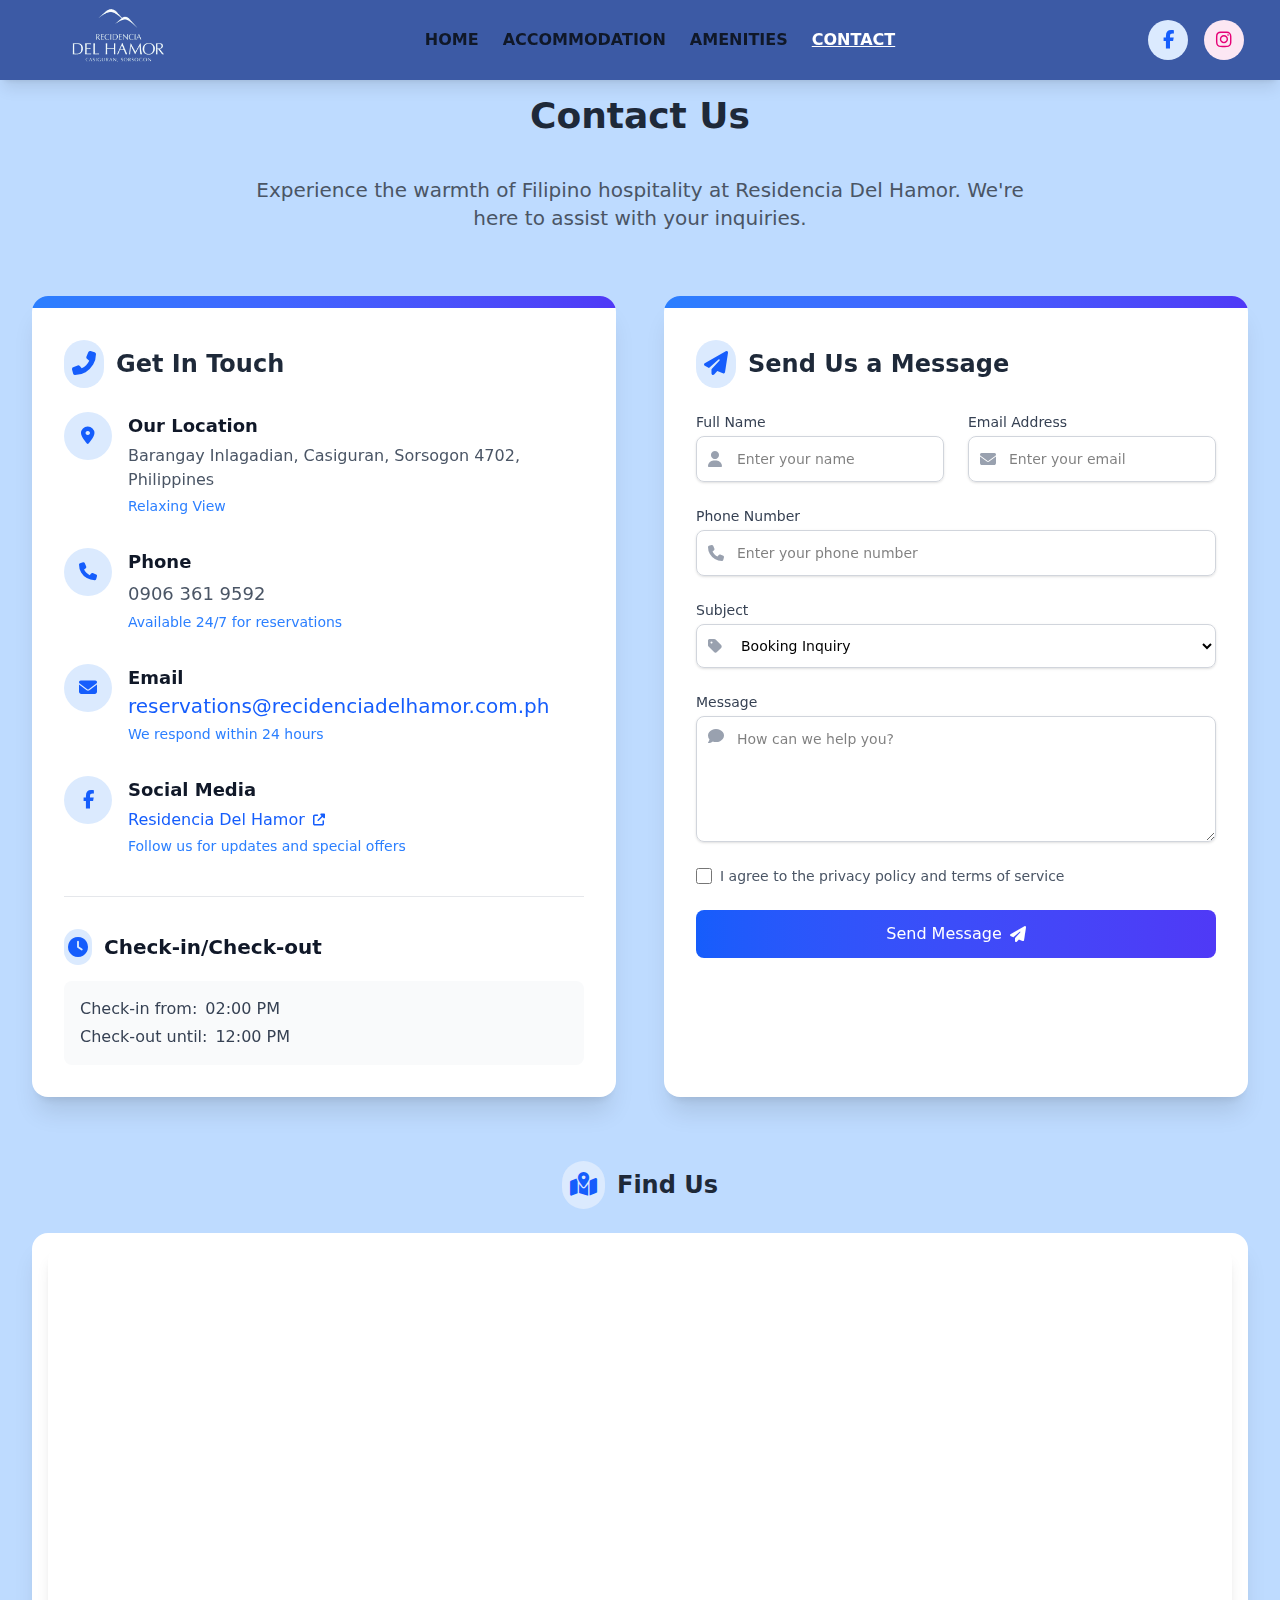
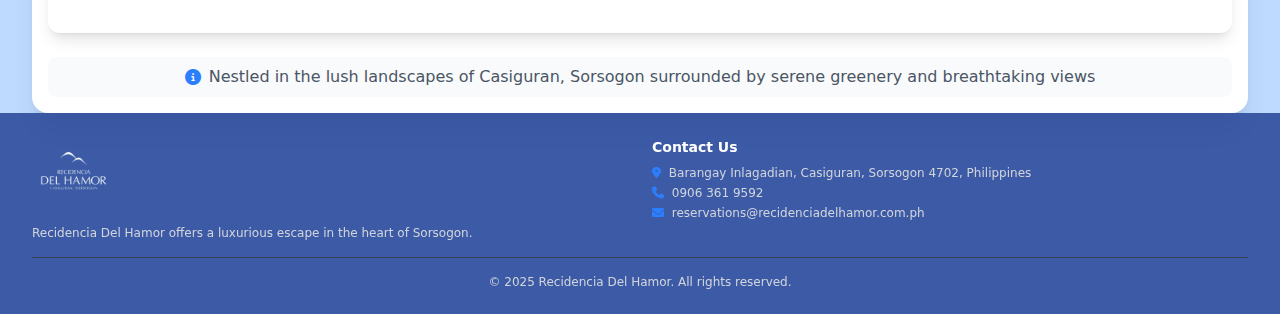
<file: Contact.html>
<!DOCTYPE html>
<html lang="en">
<head>
    <meta charset="UTF-8">
    <meta name="viewport" content="width=device-width, initial-scale=1.0">
    <title>Recidencia</title>
    <!--npx @tailwindcss/cli -i ./src/input.css -o ./src/output.css --watch-->
    <!-- Favicon -->
    <link rel="icon" type="image/png" href="assets/logo.webp">
    <link href="https://fonts.googleapis.com/css2?family=Playfair+Display:wght@400;700&display=swap" rel="stylesheet">
    <link rel="stylesheet" href="https://cdnjs.cloudflare.com/ajax/libs/font-awesome/6.5.1/css/all.min.css">


    <!-- Stylesheets -->
    <link href="./output.css" rel="stylesheet">
</head>

<body class="relative bg-blue-200 min-h-screen overscroll-none">
    <!-- ==================== -->
    <!-- Navigation Section -->
    <!-- ==================== -->
    <nav class="fixed top-0 left-0 w-full h-20 bg-blue-900/80 backdrop-blur-md shadow-lg px-5 flex justify-between items-center z-50">
        <!-- Branding -->
        <div class="flex items-center space-x-4 pl-10 mt-2">
            <!-- Adjusted Logo -->
            <div class="w-28 h-auto flex items-end">
                <img src="assets/log.png" alt="Logo" class="w-full h-auto object-contain object-bottom">
            </div>
        </div>
        
    
        <!-- Desktop Navigation -->
        <ul class="hidden md:flex space-x-6">
            <li><a href="index.html" class="text-base font-sans font-bold uppercase text-gray-900 hover:text-white transition">Home</a></li>
            <li><a href="Accommodation.html" class="text-base font-sans font-bold uppercase text-gray-900 hover:text-white transition">Accommodation</a></li>
            <li><a href="Amenities.html" class="text-base font-sans font-bold uppercase text-gray-900 hover:text-white transition">Amenities</a></li>
            <li><a href="Contact.html" class="text-base font-sans font-bold uppercase text-white underline transition hover:text-gray-300">Contact</a></li>
        </ul>
    
        <!-- Social Media & Mobile Menu -->
        <div class="flex items-center space-x-4">
            <!-- Desktop Social Links -->
            <div class="hidden md:flex space-x-4">
                <a href="https://web.facebook.com/recidenciadelhamor" target="_blank" rel="noopener noreferrer"
                   class="flex-shrink-0 h-10 w-10 rounded-full bg-blue-100 flex items-center justify-center hover:bg-blue-200 transition">
                    <i class="fab fa-facebook-f text-blue-600 text-lg"></i>
                </a>
                <a href="https://instagram.com" target="_blank" rel="noopener noreferrer"
                   class="flex-shrink-0 h-10 w-10 rounded-full bg-pink-100 flex items-center justify-center hover:bg-pink-200 transition">
                    <i class="fab fa-instagram text-pink-600 text-lg"></i>
                </a>
            </div>
            
            <!-- Mobile Social & Menu -->
            <div class="flex md:hidden items-center space-x-4">
                <a href="https://web.facebook.com/recidenciadelhamor" target="_blank" rel="noopener noreferrer"
                   class="flex-shrink-0 h-9 w-9 rounded-full bg-blue-100 flex items-center justify-center hover:bg-blue-200 transition">
                    <i class="fab fa-facebook-f text-blue-600 text-lg"></i>
                </a>
                <a href="https://instagram.com" target="_blank" rel="noopener noreferrer"
                   class="flex-shrink-0 h-9 w-9 rounded-full bg-pink-100 flex items-center justify-center hover:bg-pink-200 transition">
                    <i class="fab fa-instagram text-pink-600 text-lg"></i>
                </a>
            
                <!-- Mobile Menu Toggle -->
                <button id="menu-toggle" class="text-gray-900" aria-label="Toggle navigation menu">
                    <svg class="w-8 h-8" xmlns="http://www.w3.org/2000/svg" fill="none" viewBox="0 0 24 24" stroke="currentColor">
                        <path stroke-linecap="round" stroke-linejoin="round" stroke-width="2" d="M4 6h16M4 12h16M4 18h16"/>
                    </svg>
                </button>
                
            </div>
            
        </div>
    </nav>
    
    <!-- ==================== -->
    <!-- Mobile Menu -->
    <!-- ==================== -->
    <div id="mobile-menu" class="hidden fixed top-16 right-5 w-60 bg-blue-500/70 backdrop-blur-md shadow-xl rounded-lg p-6 flex flex-col items-start space-y-4 text-white text-lg transition-all duration-300 transform scale-95 z-[9999]">
        <a href="index.html" class="block w-full text-left text-black px-4 py-2 hover:bg-white hover:text-black rounded-lg transition">Home</a>
        <a href="Accommodation.html" class="block w-full text-left text-black px-4 py-2 hover:bg-white hover:text-black rounded-lg transition">Accommodation</a>
        <a href="Amenities.html" class="block w-full text-left text-black px-4 py-2 hover:bg-white hover:text-black rounded-lg transition">Amenities</a>
        <a href="Contact.html" class="block w-full text-left px-4 py-2 hover:bg-white hover:text-black rounded-lg transition">Contact</a>
        <button id="close-menu" class="absolute top-2 right-3 text-white text-3xl hover:text-gray-400 transition" aria-label="Close menu">&times;</button>
    </div>

       <!-- Content Wrapper with Proper Spacing -->
       <div class="max-w-7xl mx-auto px-4 sm:px-6 lg:px-8 pt-24">

        <!-- Header Section -->
        <div class="flex flex-col items-center text-center mb-16 px-4">
            <h1 class="text-3xl sm:text-4xl font-bold text-center text-gray-800 mb-6 sm:mb-10">Contact Us</h1>
            
            <p class="text-lg sm:text-xl text-gray-600 max-w-3xl">
                Experience the warmth of Filipino hospitality at Residencia Del Hamor. We're here to assist with your inquiries.
            </p>
        </div>
        
        <div class="grid grid-cols-1 lg:grid-cols-2 gap-8 sm:gap-12">
            <!-- Contact Information -->
            <div class="bg-white rounded-2xl shadow-xl overflow-hidden transform transition duration-500 hover:shadow-2xl">
                <div class="h-3 bg-gradient-to-r from-blue-500 to-indigo-600"></div>
                <div class="p-6 sm:p-8">
                    <h2 class="text-xl sm:text-2xl font-bold text-gray-800 mb-6 flex items-center">
                        <span class="bg-blue-100 text-blue-600 p-2 rounded-full mr-3">
                            <i class="fas fa-phone-alt"></i>
                        </span>
                        Get In Touch
                    </h2>
                    
                    <div class="space-y-6 sm:space-y-8">
                        <div class="flex items-start">
                            <div class="flex-shrink-0 h-12 w-12 rounded-full bg-blue-100 flex items-center justify-center">
                                <i class="fas fa-map-marker-alt text-blue-600 text-lg"></i>
                            </div>
                            <div class="ml-4">
                                <h3 class="text-lg font-semibold text-gray-900">Our Location</h3>
                                <p class="mt-1 text-gray-600">Barangay Inlagadian, Casiguran, Sorsogon 4702, Philippines</p>
                                <p class="mt-1 text-sm text-blue-500">Relaxing View</p>
                            </div>
                        </div>
    
                        <div class="flex items-start">
                            <div class="flex-shrink-0 h-12 w-12 rounded-full bg-blue-100 flex items-center justify-center">
                                <i class="fas fa-phone text-blue-600 text-lg"></i>
                            </div>
                            <div class="ml-4">
                                <h3 class="text-lg font-semibold text-gray-900">Phone</h3>
                                <p class="mt-1 text-gray-600 text-lg">0906 361 9592</p>
                                <p class="mt-1 text-sm text-blue-500">Available 24/7 for reservations</p>
                            </div>
                        </div>
    
                        <div class="flex items-start">
                            <div class="flex-shrink-0 h-12 w-12 rounded-full bg-blue-100 flex items-center justify-center">
                                <i class="fas fa-envelope text-blue-600 text-lg"></i>
                            </div>
                            <div class="ml-4">
                                <h3 class="text-lg font-semibold text-gray-900">Email</h3>
                                <a href="mailto:reservations@recidenciadelhamor.com.ph" class="mt-1 text-blue-600 hover:text-blue-800 text-sm sm:text-base md:text-lg lg:text-xl">
                                    reservations@recidenciadelhamor.com.ph
                                </a>
                                <p class="mt-1 text-sm text-blue-500">We respond within 24 hours</p>
                            </div>
                        </div>
    
                        <div class="flex items-start">
                            <div class="flex-shrink-0 h-12 w-12 rounded-full bg-blue-100 flex items-center justify-center">
                                <i class="fab fa-facebook-f text-blue-600 text-lg"></i>
                            </div>
                            <div class="ml-4">
                                <h3 class="text-lg font-semibold text-gray-900">Social Media</h3>
                                <a href="https://www.facebook.com/RecidenciaDelHamor" class="mt-1 text-blue-600 hover:text-blue-800 flex items-center" target="_blank">
                                    <span class="mr-2">Residencia Del Hamor</span>
                                    <i class="fas fa-external-link-alt text-xs"></i>
                                </a>
                                <p class="mt-1 text-sm text-blue-500">Follow us for updates and special offers</p>
                            </div>
                        </div>
                    </div>
    
                    <div class="mt-10 pt-8 border-t border-gray-200">
                        <h3 class="text-xl font-semibold text-gray-900 mb-4 flex items-center">
                            <span class="bg-blue-100 text-blue-600 p-1 rounded-full mr-3">
                                <i class="fas fa-clock"></i>
                            </span>
                            Check-in/Check-out
                        </h3>
                        <div class="bg-gray-50 rounded-lg p-4">
                            <div class="space-y-1">
                                <div class="flex items-center gap-2 text-gray-700 font-medium">
                                    <p>Check-in from:</p>
                                    <p class="font-normal">02:00 PM</p>
                                </div>
                                <div class="flex items-center gap-2 text-gray-700 font-medium">
                                    <p>Check-out until:</p>
                                    <p class="font-normal">12:00 PM</p>
                                </div>
                            </div>
                        </div>
                    </div>
                </div>
            </div>
    
            <!-- Contact Form -->
            <div class="bg-white rounded-2xl shadow-xl overflow-hidden transform transition duration-500 hover:shadow-2xl">
                <div class="h-3 bg-gradient-to-r from-blue-500 to-indigo-600"></div>
                <div class="p-6 sm:p-8">
                    <h2 class="text-xl sm:text-2xl font-bold text-gray-800 mb-6 flex items-center">
                        <span class="bg-blue-100 text-blue-600 p-2 rounded-full mr-3">
                            <i class="fas fa-paper-plane"></i>
                        </span>
                        Send Us a Message
                    </h2>
                    <form class="space-y-6">
                        <div class="grid grid-cols-1 md:grid-cols-2 gap-6">
                            <div>
                                <label for="name" class="block text-sm font-medium text-gray-700 mb-1">Full Name</label>
                                <div class="relative">
                                    <div class="absolute inset-y-0 left-0 pl-3 flex items-center pointer-events-none">
                                        <i class="fas fa-user text-gray-400"></i>
                                    </div>
                                    <input type="text" id="name" name="name" class="pl-10 block w-full border-gray-300 rounded-lg shadow-sm focus:ring-blue-500 focus:border-blue-500 sm:text-sm p-3 border" placeholder="Enter your name">
                                </div>
                            </div>
                            <div>
                                <label for="email" class="block text-sm font-medium text-gray-700 mb-1">Email Address</label>
                                <div class="relative">
                                    <div class="absolute inset-y-0 left-0 pl-3 flex items-center pointer-events-none">
                                        <i class="fas fa-envelope text-gray-400"></i>
                                    </div>
                                    <input type="email" id="email" name="email" class="pl-10 block w-full border-gray-300 rounded-lg shadow-sm focus:ring-blue-500 focus:border-blue-500 sm:text-sm p-3 border" placeholder="Enter your email">
                                </div>
                            </div>
                        </div>
                        <div>
                            <label for="phone" class="block text-sm font-medium text-gray-700 mb-1">Phone Number</label>
                            <div class="relative">
                                <div class="absolute inset-y-0 left-0 pl-3 flex items-center pointer-events-none">
                                    <i class="fas fa-phone text-gray-400"></i>
                                </div>
                                <input type="tel" id="phone" name="phone" class="pl-10 block w-full border-gray-300 rounded-lg shadow-sm focus:ring-blue-500 focus:border-blue-500 sm:text-sm p-3 border" placeholder="Enter your phone number">
                            </div>
                        </div>
                        <div>
                            <label for="subject" class="block text-sm font-medium text-gray-700 mb-1">Subject</label>
                            <div class="relative">
                                <div class="absolute inset-y-0 left-0 pl-3 flex items-center pointer-events-none">
                                    <i class="fas fa-tag text-gray-400"></i>
                                </div>
                                <select id="subject" name="subject" class="pl-10 block w-full border-gray-300 rounded-lg shadow-sm focus:ring-blue-500 focus:border-blue-500 sm:text-sm p-3 border">
                                    <option>Booking Inquiry</option>
                                    <option>Room Availability</option>
                                    <option>Special Requests</option>
                                    <option>General Information</option>
                                    <option>Feedback</option>
                                    <option>Other</option>
                                </select>
                            </div>
                        </div>
                        <div>
                            <label for="message" class="block text-sm font-medium text-gray-700 mb-1">Message</label>
                            <div class="relative">
                                <div class="absolute top-3 left-3 flex items-start pointer-events-none">
                                    <i class="fas fa-comment text-gray-400"></i>
                                </div>
                                <textarea id="message" name="message" rows="5" class="pl-10 block w-full border-gray-300 rounded-lg shadow-sm focus:ring-blue-500 focus:border-blue-500 sm:text-sm p-3 border" placeholder="How can we help you?"></textarea>
                            </div>
                        </div>
                        <div class="flex items-center">
                            <input id="terms" name="terms" type="checkbox" class="h-4 w-4 text-blue-600 focus:ring-blue-500 border-gray-300 rounded">
                            <label for="terms" class="ml-2 block text-sm text-gray-600">I agree to the privacy policy and terms of service</label>
                        </div>
                        <div>
                            <button type="submit" class="w-full bg-gradient-to-r from-blue-600 to-indigo-600 text-white py-3 px-4 rounded-lg hover:from-blue-700 hover:to-indigo-700 focus:outline-none focus:ring-2 focus:ring-offset-2 focus:ring-blue-500 transition duration-150 ease-in-out font-medium flex items-center justify-center">
                                <span>Send Message</span>
                                <i class="fas fa-paper-plane ml-2"></i>
                            </button>
                        </div>
                    </form>
                </div>
            </div>
        </div>
    
        <!-- Google Map -->
        <div class="mt-16">
            <h2 class="text-2xl font-bold text-gray-800 mb-6 text-center flex items-center justify-center">
                <span class="bg-blue-100 text-blue-600 p-2 rounded-full mr-3">
                    <i class="fas fa-map-marked-alt"></i>
                </span>
                Find Us
            </h2>
            <div class="bg-white p-4 rounded-2xl shadow-xl overflow-hidden">
                <div class="w-full h-96 rounded-xl overflow-hidden shadow-lg relative">
                    <iframe 
                        src="https://www.google.com/maps/embed?pb=!1m18!1m12!1m3!1d3890.5480926384344!2d124.05541477444054!3d12.8078190874927!2m3!1f0!2f0!3f0!3m2!1i1024!2i768!4f13.1!3m3!1m2!1s0x33a0c3dbd04100cd%3A0x49e1dceb30915b6f!2sResidencia%20Del%20Hamor!5e0!3m2!1sen!2sph!4v1741956794327!5m2!1sen!2sph"
                        class="absolute top-0 left-0 w-full h-full border-0"
                        allowfullscreen
                        loading="lazy">
                    </iframe>
                </div>
                <div class="text-center mt-6 text-gray-600 px-4 py-2 bg-gray-50 rounded-lg">
                    <p class="flex items-center justify-center">
                        <i class="fas fa-info-circle text-blue-500 mr-2"></i>
                        <span>Nestled in the lush landscapes of Casiguran, Sorsogon surrounded by serene greenery and breathtaking views</span>
                    </p>
                </div>
            </div>
        </div>
    </div>
    


            <script>
                // Mobile Menu Functionality
                const menuToggle = document.getElementById('menu-toggle');
                const mobileMenu = document.getElementById('mobile-menu');
                const closeMenu = document.getElementById('close-menu');
        
                // Toggle menu visibility
                menuToggle.addEventListener('click', () => {
                    mobileMenu.classList.remove('hidden');
                    mobileMenu.classList.add('scale-100');
                });
        
                // Close menu handlers
                closeMenu.addEventListener('click', () => mobileMenu.classList.add('hidden'));
                
                document.addEventListener('click', (event) => {
                    if (!menuToggle.contains(event.target) && !mobileMenu.contains(event.target)) {
                        mobileMenu.classList.add('hidden');
                    }
                });
        
                // Responsive menu behavior
                window.addEventListener('resize', () => {
                    if (window.innerWidth >= 768) {
                        mobileMenu.classList.add('hidden');
                    }
                });

            
            </script>
            <footer class="bg-blue-900/80 backdrop-blur-md text-white py-6">
                <div class="max-w-7xl mx-auto px-4 sm:px-6 lg:px-8">
                    <div class="grid grid-cols-1 md:grid-cols-2 gap-6">
                        <!-- Branding and Description -->
                        <div class="space-y-2">
                            <div class="w-20 h-auto">
                                <img src="assets/log.png" alt="Logo" class="w-full h-auto object-contain">
                            </div>
                            <p class="text-xs text-gray-300">
                                Recidencia Del Hamor offers a luxurious escape in the heart of Sorsogon.
                            </p>
                        </div>
            
                        <!-- Contact Information -->
                        <div class="space-y-2">
                            <h3 class="text-sm font-semibold">Contact Us</h3>
                            <ul class="space-y-1">
                                <li class="text-xs text-gray-300">
                                    <i class="fas fa-map-marker-alt text-blue-500 mr-1"></i>
                                    Barangay Inlagadian, Casiguran, Sorsogon 4702, Philippines
                                </li>
                                <li class="text-xs text-gray-300">
                                    <i class="fas fa-phone text-blue-500 mr-1"></i>
                                    0906 361 9592
                                </li>
                                <li class="text-xs text-gray-300">
                                    <i class="fas fa-envelope text-blue-500 mr-1"></i>
                                    reservations@recidenciadelhamor.com.ph
                                </li>
                            </ul>
                        </div>
                    </div>
            
                    <!-- Copyright Notice -->
                    <div class="border-t border-gray-700 mt-4 pt-4 text-center">
                        <p class="text-xs text-gray-300">
                            &copy; 2025 Recidencia Del Hamor. All rights reserved.
                        </p>
                    </div>
                </div>
            </footer>
</body>
</html>
</file>
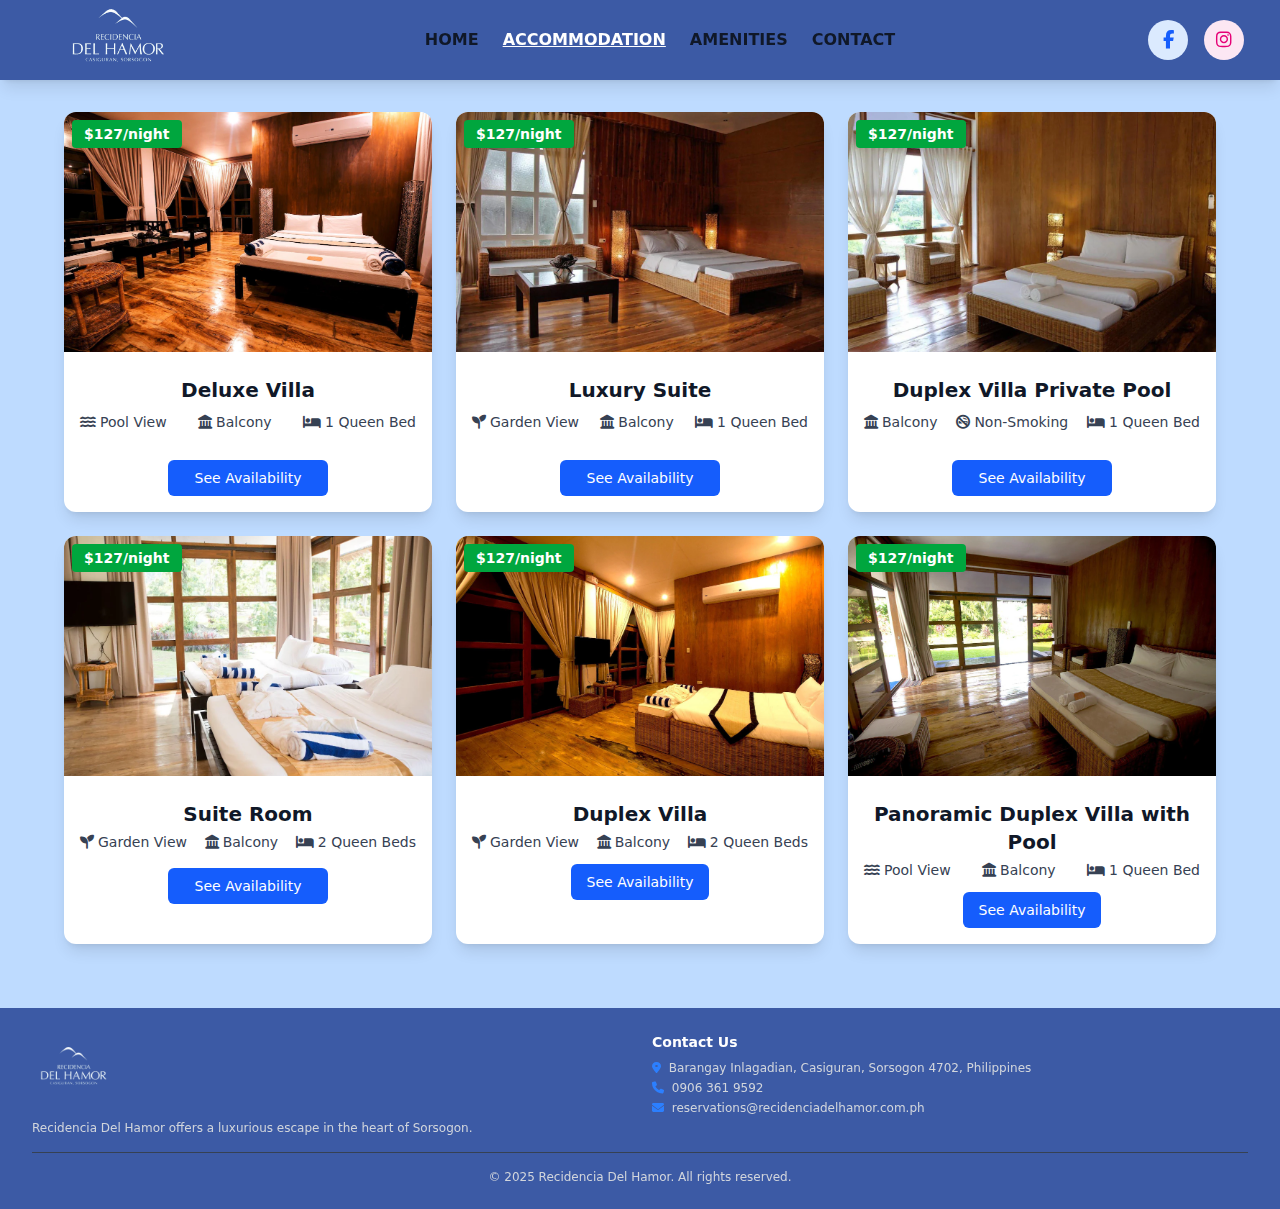
<file: src/Accommodation.html>
<!DOCTYPE html>
<html lang="en">
<head>
    <meta charset="UTF-8">
    <meta name="viewport" content="width=device-width, initial-scale=1.0">
    <title>Recidencia</title>
    
    <!-- Favicon -->
    <link rel="icon" type="image/png" href="assets/logo.webp">
    <link href="https://fonts.googleapis.com/css2?family=Playfair+Display:wght@400;700&display=swap" rel="stylesheet">
    <link rel="stylesheet" href="https://cdnjs.cloudflare.com/ajax/libs/font-awesome/6.5.1/css/all.min.css">


    <!-- Stylesheets -->
    <link href="./output.css" rel="stylesheet">
</head>

<body class="relative bg-blue-200 min-h-screen overscroll-none">

    <!-- ==================== -->
    <!-- Navigation Section -->
    <!-- ==================== -->
    <nav class="fixed top-0 left-0 w-full h-20 bg-blue-900/80 backdrop-blur-md shadow-lg px-5 flex justify-between items-center z-50">
        <!-- Branding -->
        <div class="flex items-center space-x-4 pl-10 mt-2">
            <!-- Adjusted Logo -->
            <div class="w-28 h-auto flex items-end">
                <img src="assets/log.png" alt="Logo" class="w-full h-auto object-contain object-bottom">
            </div>
        </div>
        
    
        <!-- Desktop Navigation -->
        <ul class="hidden md:flex space-x-6">
            <li><a href="index.html" class="text-base font-sans font-bold uppercase text-gray-900 hover:text-white transition">Home</a></li>
            <li><a href="Accommodation.html" class="text-base font-sans font-bold uppercase text-white underline transition hover:text-gray-300">Accommodation</a></li>
            <li><a href="Amenities.html" class="text-base font-sans font-bold uppercase text-gray-900 hover:text-white transition">Amenities</a></li>
            <li><a href="Contact.html" class="text-base font-sans font-bold uppercase text-gray-900 hover:text-white transition">Contact</a></li>
        </ul>
    
        <!-- Social Media & Mobile Menu -->
        <div class="flex items-center space-x-4">
            <!-- Desktop Social Links -->
            <div class="hidden md:flex space-x-4">
                <a href="https://web.facebook.com/recidenciadelhamor" target="_blank" rel="noopener noreferrer"
                   class="flex-shrink-0 h-10 w-10 rounded-full bg-blue-100 flex items-center justify-center hover:bg-blue-200 transition">
                    <i class="fab fa-facebook-f text-blue-600 text-lg"></i>
                </a>
                <a href="https://instagram.com" target="_blank" rel="noopener noreferrer"
                   class="flex-shrink-0 h-10 w-10 rounded-full bg-pink-100 flex items-center justify-center hover:bg-pink-200 transition">
                    <i class="fab fa-instagram text-pink-600 text-lg"></i>
                </a>
            </div>
            
            <!-- Mobile Social & Menu -->
            <div class="flex md:hidden items-center space-x-4">
                <a href="https://web.facebook.com/recidenciadelhamor" target="_blank" rel="noopener noreferrer"
                   class="flex-shrink-0 h-9 w-9 rounded-full bg-blue-100 flex items-center justify-center hover:bg-blue-200 transition">
                    <i class="fab fa-facebook-f text-blue-600 text-lg"></i>
                </a>
                <a href="https://instagram.com" target="_blank" rel="noopener noreferrer"
                   class="flex-shrink-0 h-9 w-9 rounded-full bg-pink-100 flex items-center justify-center hover:bg-pink-200 transition">
                    <i class="fab fa-instagram text-pink-600 text-lg"></i>
                </a>
            
                <!-- Mobile Menu Toggle -->
                <button id="menu-toggle" class="text-gray-900" aria-label="Toggle navigation menu">
                    <svg class="w-8 h-8" xmlns="http://www.w3.org/2000/svg" fill="none" viewBox="0 0 24 24" stroke="currentColor">
                        <path stroke-linecap="round" stroke-linejoin="round" stroke-width="2" d="M4 6h16M4 12h16M4 18h16"/>
                    </svg>
                </button>
                
            </div>
            
        </div>
    </nav>
    
    <!-- ==================== -->
    <!-- Mobile Menu -->
    <!-- ==================== -->
    <div id="mobile-menu" class="hidden fixed top-16 right-5 w-60 bg-blue-500/70 backdrop-blur-md shadow-xl rounded-lg p-6 flex flex-col items-start space-y-4 text-white text-lg transition-all duration-300 transform scale-95 z-[9999]">
        <a href="index.html" class="block w-full text-left text-black px-4 py-2 hover:bg-white hover:text-black rounded-lg transition">Home</a>
        <a href="Accommodation.html" class="block w-full text-left px-4 py-2 hover:bg-white hover:text-black rounded-lg transition">Accommodation</a>
        <a href="Amenities.html" class="block w-full text-left text-black px-4 py-2 hover:bg-white hover:text-black rounded-lg transition">Amenities</a>
        <a href="Contact.html" class="block w-full text-left text-black px-4 py-2 hover:bg-white hover:text-black rounded-lg transition">Contact</a>
        <button id="close-menu" class="absolute top-2 right-3 text-white text-3xl hover:text-gray-400 transition" aria-label="Close menu">&times;</button>
    </div>

    

    <section id="accommodation" class="relative flex flex-col items-center justify-center text-white text-center px-6 z-10 py-16">
        <div class="grid grid-cols-1 sm:grid-cols-2 lg:grid-cols-3 gap-6 mt-12 w-full max-w-6xl">
            
  <!-- Accommodation Card -->
<div class="bg-white shadow-lg rounded-xl overflow-hidden relative flex flex-col h-full">
    <img src="assets/room1.webp" class="w-full h-60 object-cover cursor-pointer" onclick="openModal(0, 0)">
    <div class="absolute top-2 left-2 bg-green-600 text-white text-sm font-bold px-3 py-1 rounded">$127/night</div>
    
    <div class="p-4 text-left flex-grow">
        <h3 class="text-xl font-bold text-gray-900 text-center mt-2">Deluxe Villa</h3>
        <div class="flex justify-between items-center text-gray-700 text-sm mt-2">
            <div class="flex items-center gap-1"><i class="fa-solid fa-water"></i> Pool View</div>
            <div class="flex items-center gap-1"><i class="fa-solid fa-landmark"></i> Balcony</div>
            <div class="flex items-center gap-1"><i class="fa-solid fa-bed"></i> 1 Queen Bed</div>
        </div>
    </div>
    
    <div class="flex justify-center mt-3 pb-4">
        <a href="BOOK.html" class="w-40 bg-blue-600 text-white font-medium text-sm text-center px-4 py-2 rounded-md transition duration-200 hover:bg-blue-700">
            See Availability
        </a>
    </div>
</div>

<!-- Repeat for the other cards -->
<div class="bg-white shadow-lg rounded-xl overflow-hidden relative flex flex-col h-full">
    <img src="assets/room2.webp" class="w-full h-60 object-cover cursor-pointer" onclick="openModal(1, 0)">
    <div class="absolute top-2 left-2 bg-green-600 text-white text-sm font-bold px-3 py-1 rounded">$127/night</div>
    
    <div class="p-4 text-left flex-grow">
        <h3 class="text-xl font-bold text-gray-900 text-center mt-2">Luxury Suite</h3>
        <div class="flex justify-between items-center text-gray-700 text-sm mt-2">
            <div class="flex items-center gap-1"><i class="fa-solid fa-seedling"></i> Garden View</div>
            <div class="flex items-center gap-1"><i class="fa-solid fa-landmark"></i> Balcony</div>
            <div class="flex items-center gap-1"><i class="fa-solid fa-bed"></i> 1 Queen Bed</div>
        </div>
    </div>
    
    <div class="flex justify-center mt-3 pb-4">
        <a href="BOOK.html" class="w-40 bg-blue-600 text-white font-medium text-sm text-center px-4 py-2 rounded-md transition duration-200 hover:bg-blue-700">
            See Availability
        </a>
    </div>
</div>

<!-- Another Beach Cottage -->
<div class="bg-white shadow-lg rounded-xl overflow-hidden relative flex flex-col h-full">
    <img src="assets/room3.webp" class="w-full h-60 object-cover cursor-pointer" onclick="openModal(2, 0)">
    <div class="absolute top-2 left-2 bg-green-600 text-white text-sm font-bold px-3 py-1 rounded">$127/night</div>

    <div class="p-4 text-left flex-grow">
        <h3 class="text-xl font-bold text-gray-900 text-center mt-2">Duplex Villa Private Pool</h3>
        <div class="flex justify-between items-center text-gray-700 text-sm mt-2">
            <div class="flex items-center gap-1"><i class="fa-solid fa-landmark"></i> Balcony</div>
            <div class="flex items-center gap-1"><i class="fa-solid fa-ban-smoking"></i> Non-Smoking</div>
            <div class="flex items-center gap-1"><i class="fa-solid fa-bed"></i> 1 Queen Bed</div>
        </div>
    </div>
    
    <div class="flex justify-center mt-3 pb-4">
        <a href="BOOK.html" class="w-40 bg-blue-600 text-white font-medium text-sm text-center px-4 py-2 rounded-md transition duration-200 hover:bg-blue-700">
            See Availability
        </a>
    </div>
</div>

            
            

            <div class="bg-white shadow-lg rounded-xl overflow-hidden relative">
                <img src="assets/room4.webp" 
                class="w-full h-60 object-cover cursor-pointer" 
                onclick="openModal(3, 0)">
                <div class="absolute top-2 left-2 bg-green-600 text-white text-sm font-bold px-3 py-1 rounded">$127/night</div>

                <div class="p-4 text-left">
                    <h3 class="text-xl font-bold text-gray-900 text-center mt-2">Suite Room</h3>
                    <div class="flex justify-between items-center text-gray-700 text-sm mt-1">
                        <div class="flex items-center gap-1">
                            <i class="fa-solid fa-seedling"></i> Garden View
                        </div>
                        
                        <div class="flex items-center gap-1">
                            <i class="fa-solid fa-landmark"></i> Balcony
                        </div>
                        
                        <div class="flex items-center gap-1">
                            <i class="fa-solid fa-bed"></i> 2 Queen Beds
                        </div>
                        
                    </div>
                    <div class="flex justify-center mt-4">
                        <a href="BOOK.html" class="w-40 bg-blue-600 text-white font-medium text-sm text-center px-4 py-2 rounded-md transition duration-200 hover:bg-blue-700">
                            See Availability
                        </a>
                    </div>
                    
                </div>
            </div>

            <!-- Another Beach Cottage -->
            <div class="bg-white shadow-lg rounded-xl overflow-hidden relative">
                <img src="assets/room5.webp" 
                class="w-full h-60 object-cover cursor-pointer" 
                onclick="openModal(4, 0)">
                <div class="absolute top-2 left-2 bg-green-600 text-white text-sm font-bold px-3 py-1 rounded">$127/night</div>

                <div class="p-4 text-left">
                    <h3 class="text-xl font-bold text-gray-900 text-center mt-2">Duplex Villa</h3>
                    <div class="flex justify-between items-center text-gray-700 text-sm mt-1">
                        <div class="flex items-center gap-1">
                            <i class="fa-solid fa-seedling"></i> Garden View
                        </div>
                        
                        <div class="flex items-center gap-1">
                            <i class="fa-solid fa-landmark"></i> Balcony
                        </div>
                        
                        <div class="flex items-center gap-1">
                            <i class="fa-solid fa-bed"></i> 2 Queen Beds
                        </div>
                    </div>
                    <div class="flex justify-center mt-3">
                        <a href="B" class="bg-blue-600 text-white font-medium text-sm text-center px-4 py-2 rounded-md transition duration-200 hover:bg-blue-700">
                            See Availability
                        </a>
                    </div>
                </div>
            </div>
            
            <div class="bg-white shadow-lg rounded-xl overflow-hidden relative">
                <img src="assets/room6.webp" 
                class="w-full h-60 object-cover cursor-pointer" 
                onclick="openModal(5, 0)">
                <div class="absolute top-2 left-2 bg-green-600 text-white text-sm font-bold px-3 py-1 rounded">$127/night</div>

                <div class="p-4 text-left">
                    <h3 class="text-xl font-bold text-gray-900 text-center mt-2">Panoramic Duplex Villa with Pool</h3>
                    <div class="flex justify-between items-center text-gray-700 text-sm mt-1">
                        <div class="flex items-center gap-1">
                            <i class="fa-solid fa-water"></i> Pool View
                        </div>
                        
                        <div class="flex items-center gap-1">
                            <i class="fa-solid fa-landmark"></i> Balcony
                        </div>
                        
                        <div class="flex items-center gap-1">
                            <i class="fa-solid fa-bed"></i> 1 Queen Bed
                        </div>
                        
                    </div>
                    <div class="flex justify-center mt-3">
                        <a href="B" class="bg-blue-600 text-white font-medium text-sm text-center px-4 py-2 rounded-md transition duration-200 hover:bg-blue-700">
                            See Availability
                        </a>
                    </div>
                </div>
            </div>

           
            

            
            






<!-- Image Modal -->
<div id="imageModal0" class="modal fixed inset-0 flex items-center justify-center hidden z-[999999]" onclick="closeModalOnOutsideClick(event, 0)">
    <div class="bg-white p-6 rounded-lg shadow-lg relative max-w-3xl w-full h-[70vh] flex flex-col items-center justify-center overflow-hidden z-[1000000]" onclick="event.stopPropagation();">
        <button onclick="closeModal(0)" class="absolute -top-2 -right-2 p-2 text-gray-600 text-3xl hover:text-gray-900">&times;</button>

        <!-- Scrollable Content -->
        <div class="overflow-y-auto overflow-x-hidden w-full h-full flex flex-col items-center">
            <!-- Image and Navigation -->
            <div class="relative w-full h-auto flex items-center justify-center">
                <img id="modalImage0" class="max-h-[50vh] max-w-full object-contain" src="assets/room1.webp" alt="Gallery 1">

                <button onclick="prevImage(0)" class="nav-btn absolute left-2 top-1/2 transform -translate-y-1/2 text-gray-700 text-5xl hover:text-gray-900">❮</button>
                <button onclick="nextImage(0)" class="nav-btn absolute right-2 top-1/2 transform -translate-y-1/2 text-gray-700 text-5xl hover:text-gray-900">❯</button>
            </div>
            <div class="indicators flex gap-2 mt-2" id="indicators0"></div>

            <!-- Text Content -->
            <div class="text-content mt-4 p-4 text-gray-700 text-center" id="modalText0"></div>
            </div>
    </div>
            
</div>

<div id="imageModal1" class="modal fixed inset-0 flex items-center justify-center hidden z-[999999]" onclick="closeModalOnOutsideClick(event, 1)">
    <div class="bg-white p-6 rounded-lg shadow-lg relative max-w-3xl w-full h-[70vh] flex flex-col items-center justify-center overflow-hidden z-[1000000]" onclick="event.stopPropagation();">
        <button onclick="closeModal(1)" class="absolute -top-2 -right-2 p-2 text-gray-600 text-3xl hover:text-gray-900">&times;</button>

        <!-- Scrollable Content -->
        <div class="overflow-y-auto overflow-x-hidden w-full h-full flex flex-col items-center">
            <!-- Image and Navigation -->
            <div class="relative w-full h-auto flex items-center justify-center">
                <img id="modalImage1" class="max-h-[50vh] max-w-full object-contain" src="assets/room2.webp" alt="Gallery 2">

                <button onclick="prevImage(1)" class="nav-btn absolute left-2 top-1/2 transform -translate-y-1/2 text-gray-700 text-5xl hover:text-gray-900">❮</button>
                <button onclick="nextImage(1)" class="nav-btn absolute right-2 top-1/2 transform -translate-y-1/2 text-gray-700 text-5xl hover:text-gray-900">❯</button>
            </div>
            <div class="indicators flex gap-2 mt-2" id="indicators1"></div>

            <!-- Text Content -->
            <div class="text-content mt-4 p-4 text-gray-700 text-center" id="modalText1">
            </div>
        </div>
    </div>
</div>

<div id="imageModal2" class="modal fixed inset-0 flex items-center justify-center hidden z-[999999]" onclick="closeModalOnOutsideClick(event, 2)">
    <div class="bg-white p-6 rounded-lg shadow-lg relative max-w-3xl w-full h-[70vh] flex flex-col items-center justify-center overflow-hidden z-[1000000]" onclick="event.stopPropagation();">
        <button onclick="closeModal(2)" class="absolute -top-2 -right-2 p-2 text-gray-600 text-3xl hover:text-gray-900">&times;</button>

        <!-- Scrollable Content -->
        <div class="overflow-y-auto overflow-x-hidden w-full h-full flex flex-col items-center">
            <!-- Image and Navigation -->
            <div class="relative w-full h-auto flex items-center justify-center">
                <img id="modalImage2" class="max-h-[50vh] max-w-full object-contain" src="assets/room3.webp" alt="Gallery 3">

                <button onclick="prevImage(2)" class="nav-btn absolute left-2 top-1/2 transform -translate-y-1/2 text-gray-700 text-5xl hover:text-gray-900">❮</button>
                <button onclick="nextImage(2)" class="nav-btn absolute right-2 top-1/2 transform -translate-y-1/2 text-gray-700 text-5xl hover:text-gray-900">❯</button>
            </div>
            <div class="indicators flex gap-2 mt-2" id="indicators2"></div>

            <!-- Text Content -->
            <div class="text-content mt-4 p-4 text-gray-700 text-center" id="modalText2">
            </div>
        </div>
    </div>
</div>

<div id="imageModal3" class="modal fixed inset-0 flex items-center justify-center hidden z-[999999]" onclick="closeModalOnOutsideClick(event, 3)">
    <div class="bg-white p-6 rounded-lg shadow-lg relative max-w-3xl w-full h-[70vh] flex flex-col items-center justify-center overflow-hidden z-[1000000]" onclick="event.stopPropagation();">
        <button onclick="closeModal(3)" class="absolute -top-2 -right-2 p-2 text-gray-600 text-3xl hover:text-gray-900">&times;</button>

        <!-- Scrollable Content -->
        <div class="overflow-y-auto overflow-x-hidden w-full h-full flex flex-col items-center">
            <!-- Image and Navigation -->
            <div class="relative w-full h-auto flex items-center justify-center">
                <img id="modalImage3" class="max-h-[50vh] max-w-full object-contain" src="assets/room4.webp" alt="Gallery 4">

                <button onclick="prevImage(3)" class="nav-btn absolute left-2 top-1/2 transform -translate-y-1/2 text-gray-700 text-5xl hover:text-gray-900">❮</button>
                <button onclick="nextImage(3)" class="nav-btn absolute right-2 top-1/2 transform -translate-y-1/2 text-gray-700 text-5xl hover:text-gray-900">❯</button>
            </div>
            <div class="indicators flex gap-2 mt-2" id="indicators3"></div>

            <!-- Text Content -->
            <div class="text-content mt-4 p-4 text-gray-700 text-center" id="modalText3"></div>
        </div>
    </div>
</div>

<div id="imageModal4" class="modal fixed inset-0 flex items-center justify-center hidden z-[999999]" onclick="closeModalOnOutsideClick(event, 4)">
    <div class="bg-white p-6 rounded-lg shadow-lg relative max-w-3xl w-full h-[70vh] flex flex-col items-center justify-center overflow-hidden z-[1000000]" onclick="event.stopPropagation();">
        <button onclick="closeModal(4)" class="absolute -top-2 -right-2 p-2 text-gray-600 text-3xl hover:text-gray-900">&times;</button>

        <!-- Scrollable Content -->
        <div class="overflow-y-auto overflow-x-hidden w-full h-full flex flex-col items-center">
            <!-- Image and Navigation -->
            <div class="relative w-full h-auto flex items-center justify-center">
                <img id="modalImage5" class="max-h-[50vh] max-w-full object-contain" src="assets/room5.webp" alt="Gallery 5">

                <button onclick="prevImage(4)" class="nav-btn absolute left-2 top-1/2 transform -translate-y-1/2 text-gray-700 text-5xl hover:text-gray-900">❮</button>
                <button onclick="nextImage(4)" class="nav-btn absolute right-2 top-1/2 transform -translate-y-1/2 text-gray-700 text-5xl hover:text-gray-900">❯</button>
            </div>
            <div class="indicators flex gap-2 mt-2" id="indicators4"></div>

            <!-- Text Content -->
            <div class="text-content mt-4 p-4 text-gray-700 text-center" id="modalText4"></div>
        </div>
    </div>
</div>

<div id="imageModal5" class="modal fixed inset-0 flex items-center justify-center hidden z-[999999]" onclick="closeModalOnOutsideClick(event, 5)">
    <div class="bg-white p-6 rounded-lg shadow-lg relative max-w-3xl w-full h-[70vh] flex flex-col items-center justify-center overflow-hidden z-[1000000]" onclick="event.stopPropagation();">
        <button onclick="closeModal(5)" class="absolute -top-2 -right-2 p-2 text-gray-600 text-3xl hover:text-gray-900">&times;</button>

        <!-- Scrollable Content -->
        <div class="overflow-y-auto overflow-x-hidden w-full h-full flex flex-col items-center">
            <!-- Image and Navigation -->
            <div class="relative w-full h-auto flex items-center justify-center">
                <img id="modalImage5" class="max-h-[50vh] max-w-full object-contain" src="assets/room6.webp" alt="Gallery 6">

                <button onclick="prevImage(5)" class="nav-btn absolute left-2 top-1/2 transform -translate-y-1/2 text-gray-700 text-5xl hover:text-gray-900">❮</button>
                <button onclick="nextImage(5)" class="nav-btn absolute right-2 top-1/2 transform -translate-y-1/2 text-gray-700 text-5xl hover:text-gray-900">❯</button>
            </div>
            <div class="indicators flex gap-2 mt-2" id="indicators5"></div>

            <!-- Text Content -->
            <div class="text-content mt-4 p-4 text-gray-700 text-center" id="modalText5"></div>
        </div>
    </div>
</div>





<!-- JavaScript for Multiple Modals -->
<script>
    const galleries = [
        [
            "assets/room1a.webp",
            "assets/room1b.webp",
            "assets/room1c.webp"
        ],
        [
            "assets/room2a.webp",
            "assets/room2b.webp",
            "assets/room2c.webp"
        ],
        [
            "assets/room3a.webp",
            "assets/room3b.webp",
            "assets/room3c.webp"
        ],
        [
            "assets/room4a.webp",
            "assets/room4b.webp",
            "assets/room4c.webp"
        ],
        [
            "assets/room5a.webp",
            "assets/room5b.webp",
            "assets/room5c.webp"
        ],
        [
            "assets/room7.webp",
            "assets/room6.webp"
        ]
    ];
    let currentIndexes = [0, 0, 0, 0, 0, 0,];

    function openModal(galleryIndex, imageIndex) {
        currentIndexes[galleryIndex] = imageIndex;
        document.getElementById(`imageModal${galleryIndex}`).classList.remove("hidden");
        showImage(galleryIndex);
    }

    function closeModal(galleryIndex) {
        document.getElementById(`imageModal${galleryIndex}`).classList.add("hidden");
    }

    function closeModalOnOutsideClick(event, galleryIndex) {
        if (event.target === document.getElementById(`imageModal${galleryIndex}`)) {
            closeModal(galleryIndex);
        }
    }

    function showImage(galleryIndex) {
        const imgElement = document.getElementById(`modalImage${galleryIndex}`);
        imgElement.src = galleries[galleryIndex][currentIndexes[galleryIndex]];

        // Update Indicators
        const indicatorsContainer = document.getElementById(`indicators${galleryIndex}`);
        indicatorsContainer.innerHTML = "";
        galleries[galleryIndex].forEach((_, i) => {
            const dot = document.createElement("div");
            dot.className = `h-3 w-3 rounded-full cursor-pointer ${i === currentIndexes[galleryIndex] ? "bg-gray-900" : "bg-gray-400"}`;
            dot.onclick = () => showImageAt(galleryIndex, i);
            indicatorsContainer.appendChild(dot);
        });
    }

    function showImageAt(galleryIndex, index) {
        currentIndexes[galleryIndex] = index;
        showImage(galleryIndex);
    }

    function prevImage(galleryIndex) {
        currentIndexes[galleryIndex] = (currentIndexes[galleryIndex] - 1 + galleries[galleryIndex].length) % galleries[galleryIndex].length;
        showImage(galleryIndex);
    }

    function nextImage(galleryIndex) {
        currentIndexes[galleryIndex] = (currentIndexes[galleryIndex] + 1) % galleries[galleryIndex].length;
        showImage(galleryIndex);
    }

    document.addEventListener("keydown", (event) => {
        const openModalIndex = [...document.querySelectorAll(".modal")].findIndex(modal => !modal.classList.contains("hidden"));
        if (openModalIndex !== -1) {
            if (event.key === "ArrowLeft") prevImage(openModalIndex);
            if (event.key === "ArrowRight") nextImage(openModalIndex);
            if (event.key === "Escape") closeModal(openModalIndex);
        }
    });

</script>




    
  </div>
    </section>
    
    





    

    <script>
        const menuToggle = document.getElementById('menu-toggle');
const mobileMenu = document.getElementById('mobile-menu');
const closeMenu = document.getElementById('close-menu');

menuToggle.addEventListener('click', () => {
    mobileMenu.classList.remove('hidden');
    mobileMenu.classList.add('scale-100');
});

closeMenu.addEventListener('click', () => {
    mobileMenu.classList.add('hidden');
});

// Close menu when clicking outside
document.addEventListener('click', (event) => {
    if (!menuToggle.contains(event.target) && !mobileMenu.contains(event.target)) {
        mobileMenu.classList.add('hidden');
    }
});

// Auto-close menu on larger screens
window.addEventListener('resize', () => {
    if (window.innerWidth >= 768) { // Match Tailwind's 'md' breakpoint
        mobileMenu.classList.add('hidden');
    }
});






// Store modal text content separately (can also be fetched from an API)
const modalTextContent = `
    <h2 class="text-xl font-semibold mb-4">Features</h2>
    <div class="grid grid-cols-2 gap-4 text-left">
        <div class="flex items-center gap-2">
            <i class="fas fa-door-open text-blue-500 text-lg"></i>
            <span>Balcony/Terrace</span>
        </div>
        <div class="flex items-center gap-2">
            <i class="fas fa-smoking-ban text-blue-500 text-lg"></i>
            <span>Non-smoking</span>
        </div>
        <div class="flex items-center gap-2">
            <i class="fas fa-shower text-blue-500 text-lg"></i>
            <span>Shower</span>
        </div>
        <div class="flex items-center gap-2">
            <i class="fas fa-bath text-blue-500 text-lg"></i>
            <span>Shared bathroom</span>
        </div>
        <div class="flex items-center gap-2">
            <i class="fas fa-swimming-pool text-blue-500 text-lg"></i>
            <span>Private pool</span>
        </div>
    </div>

    <h2 class="text-xl font-semibold mt-6 mb-4">Bathroom and Toiletries</h2>
    <div class="grid grid-cols-2 gap-4 text-left">
        <div class="flex items-center gap-2">
            <i class="fas fa-bath text-blue-500 text-lg"></i>
            <span>Bathrobes</span>
        </div>
        <div class="flex items-center gap-2">
            <i class="fas fa-square text-blue-500 text-lg"></i> 
            <span>Mirror</span>
        </div>
        <div class="flex items-center gap-2">
            <i class="fas fa-toilet text-blue-500 text-lg"></i>
            <span>Private bathroom</span>
        </div>
        <div class="flex items-center gap-2">
            <i class="fas fa-soap text-blue-500 text-lg"></i>
            <span>Toiletries</span>
        </div>
        <div class="flex items-center gap-2">
            <i class="fas fa-ruler-combined text-blue-500 text-lg"></i>
            <span>Towels</span>
        </div>
    </div>

    <h2 class="text-xl font-semibold mt-6 mb-4">Entertainment</h2>
    <div class="grid grid-cols-2 gap-4 text-left">
        <div class="flex items-center gap-2">
            <i class="fas fa-wifi text-blue-500 text-lg"></i>
            <span>Free Wi-Fi in all rooms</span>
        </div>
        <div class="flex items-center gap-2">
            <i class="fas fa-tv text-blue-500 text-lg"></i>
            <span>Satellite/Cable channels</span>
        </div>
        <div class="flex items-center gap-2">
            <i class="fas fa-phone-alt text-blue-500 text-lg"></i>
            <span>Telephone</span>
        </div>
    </div>

    <h2 class="text-xl font-semibold mt-6 mb-4">Comforts</h2>
    <div class="grid grid-cols-2 gap-4 text-left">
        <div class="flex items-center gap-2">
            <i class="fas fa-snowflake text-blue-500 text-lg"></i>
            <span>Air conditioning</span>
        </div>
        <div class="flex items-center gap-2">
            <i class="fas fa-thermometer-half text-blue-500 text-lg"></i>
            <span>Heating</span>
        </div>
        <div class="flex items-center gap-2">
            <i class="fas fa-bed text-blue-500 text-lg"></i>
            <span>Linens</span>
        </div>
        <div class="flex items-center gap-2">
            <i class="fas fa-shoe-prints text-blue-500 text-lg"></i>
            <span>Slippers</span>
        </div>
    </div>

    <h2 class="text-xl font-semibold mt-6 mb-4">Dining, Drinking, and Snacking</h2>
    <div class="grid grid-cols-2 gap-4 text-left">
        <div class="flex items-center gap-2">
            <i class="fas fa-mug-hot text-blue-500 text-lg"></i>
            <span>Complimentary tea</span>
        </div>
        <div class="flex items-center gap-2">
            <i class="fas fa-glass-whiskey text-blue-500 text-lg"></i>
            <span>Free bottled water</span>
        </div>
        <div class="flex items-center gap-2">
            <i class="fas fa-coffee text-blue-500 text-lg"></i>
            <span>Free instant coffee</span>
        </div>
        <div class="flex items-center gap-2">
            <i class="fas fa-utensils text-blue-500 text-lg"></i>
            <span>Kitchenware</span>
        </div>
        <div class="flex items-center gap-2">
            <i class="fas fa-box text-blue-500 text-lg"></i>
            <span>Refrigerator</span>
        </div>
    </div>
`;

// Function to fetch and inject text content into modal
function fetchModalTextContent(modalId) {
    const modalTextContainer = document.getElementById(`modalText${modalId}`);

    if (modalTextContainer) {
        modalTextContainer.innerHTML = modalTextContent;
    }
}

// Modify your existing openModal function
function openModal(modalId) {
    fetchModalTextContent(modalId); // Fetch text dynamically
    document.getElementById(`imageModal${modalId}`).classList.remove("hidden");
}



</script>

<!-- ==================== -->
<!-- Footer Section -->
<!-- ==================== -->
<footer class="bg-blue-900/80 backdrop-blur-md text-white py-6">
    <div class="max-w-7xl mx-auto px-4 sm:px-6 lg:px-8">
        <div class="grid grid-cols-1 md:grid-cols-2 gap-6">
            <!-- Branding and Description -->
            <div class="space-y-2">
                <div class="w-20 h-auto">
                    <img src="assets/log.png" alt="Logo" class="w-full h-auto object-contain">
                </div>
                <p class="text-xs text-gray-300">
                    Recidencia Del Hamor offers a luxurious escape in the heart of Sorsogon.
                </p>
            </div>

            <!-- Contact Information -->
            <div class="space-y-2">
                <h3 class="text-sm font-semibold">Contact Us</h3>
                <ul class="space-y-1">
                    <li class="text-xs text-gray-300">
                        <i class="fas fa-map-marker-alt text-blue-500 mr-1"></i>
                        Barangay Inlagadian, Casiguran, Sorsogon 4702, Philippines
                    </li>
                    <li class="text-xs text-gray-300">
                        <i class="fas fa-phone text-blue-500 mr-1"></i>
                        0906 361 9592
                    </li>
                    <li class="text-xs text-gray-300">
                        <i class="fas fa-envelope text-blue-500 mr-1"></i>
                        reservations@recidenciadelhamor.com.ph
                    </li>
                </ul>
            </div>
        </div>

        <!-- Copyright Notice -->
        <div class="border-t border-gray-700 mt-4 pt-4 text-center">
            <p class="text-xs text-gray-300">
                &copy; 2025 Recidencia Del Hamor. All rights reserved.
            </p>
        </div>
    </div>
</footer>
</body>
</html>
</file>
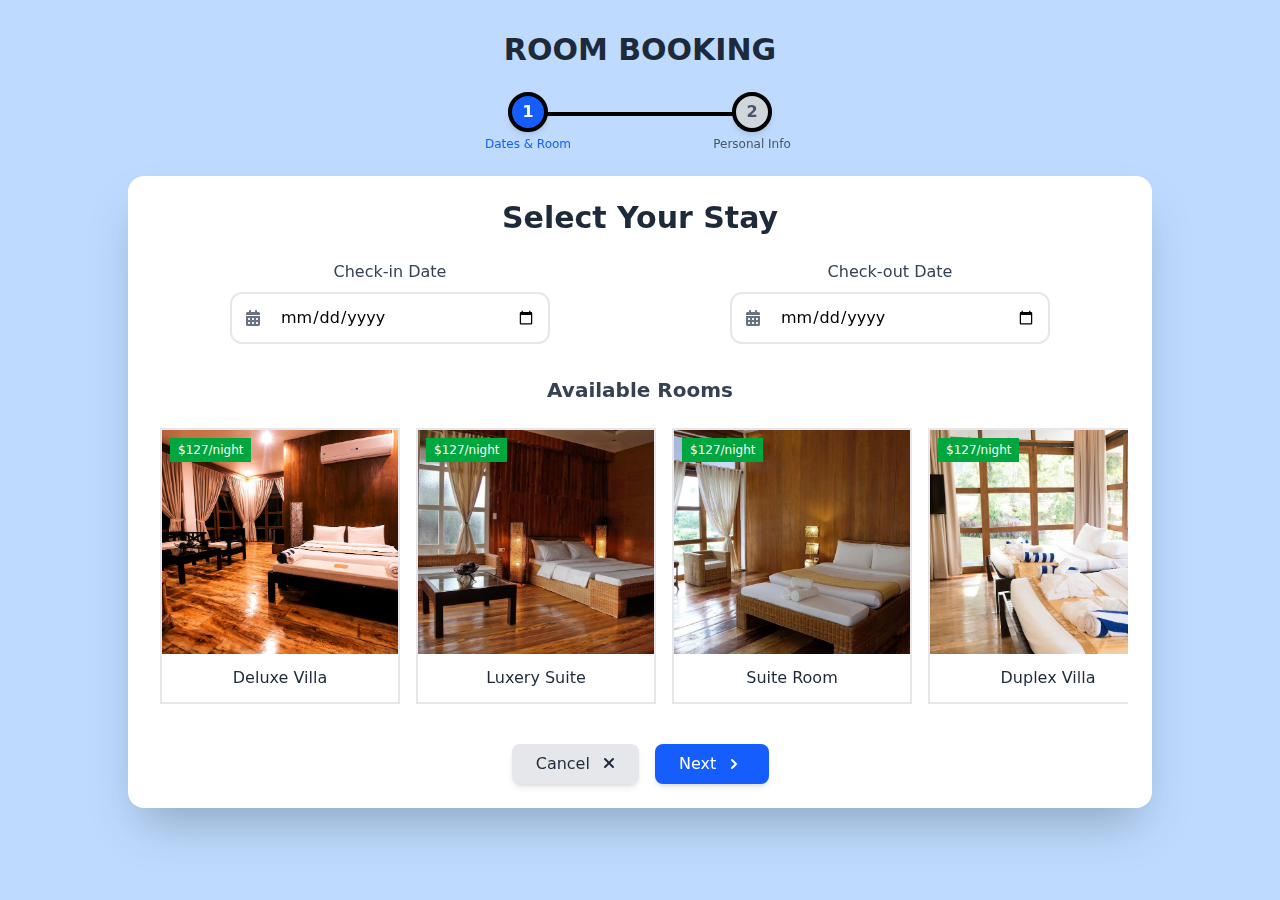
<file: src/BOOK.html>
<!DOCTYPE html>
<html lang="en">
<head>
  <meta charset="UTF-8">
  <meta name="viewport" content="width=device-width, initial-scale=1.0">
  <title>Recidencia</title>
  
  <link rel="icon" type="image/png" href="assets/logo.webp">
  <link href="./output.css" rel="stylesheet">
  <link rel="stylesheet" href="https://cdnjs.cloudflare.com/ajax/libs/font-awesome/6.4.0/css/all.min.css">
  <style>
    /* Custom animations */
    @keyframes fadeIn {
      from { opacity: 0; transform: translateY(10px); }
      to { opacity: 1; transform: translateY(0); }
    }
    .fade-in {
      animation: fadeIn 0.5s ease-in-out;
    }
  </style>
</head>
<body class="relative bg-blue-200 min-h-screen overscroll-none">
 

  <!-- Main Content -->
  <div class="container mx-auto px-4 py-8">
    <h1 class="text-3xl font-bold text-center text-gray-800 mb-6">ROOM BOOKING</h1>
    
    <!-- Stepper -->
<div class="mb-6 max-w-md mx-auto">
  <div class="flex items-center justify-center w-full relative">
      <!-- Step 1 -->
      <div class="flex flex-col items-center z-10 w-1/2">
          <div id="step1"
              class="bg-blue-600 rounded-full h-10 w-10 flex items-center justify-center text-white font-bold text-base border-4 border-black shadow-md transition-all duration-300">
              1
          </div>
          <span class="mt-1 text-xs font-medium text-blue-600">Dates & Room</span>
      </div>

      <!-- Connecting Line -->
      <div class="absolute top-5 left-1/4 w-1/2 h-1 bg-black z-0"></div>

      <!-- Step 2 -->
      <div class="flex flex-col items-center z-10 w-1/2">
          <div id="step2"
              class="bg-gray-300 rounded-full h-10 w-10 flex items-center justify-center text-gray-600 font-bold text-base border-4 border-black shadow-md transition-all duration-300">
              2
          </div>
          <span class="mt-1 text-xs font-medium text-gray-600">Personal Info</span>
      </div>
  </div>
</div>






<!-- Step 1: Date and Room Selection -->
<div id="step1-content" class="bg-white rounded-2xl shadow-2xl p-6 max-w-5xl mx-auto fade-in transform transition-all duration-500 hover:shadow-3xl">
  <h2 class="text-3xl font-bold text-gray-800 mb-6 text-center">Select Your Stay</h2>

  <!-- Date Selection -->
  <div class="mb-8">
    <div class="grid md:grid-cols-2 gap-6">
      <div class="flex flex-col items-center">
        <label class="block text-gray-700 mb-2 font-medium">Check-in Date</label>
        <div class="relative w-full max-w-xs">
          <input type="date" class="w-full border-2 border-gray-200 rounded-xl p-3 pl-12 focus:outline-none focus:border-blue-500 focus:ring-2 focus:ring-blue-200 transition-all" required>
          <i class="fas fa-calendar-alt absolute left-4 top-1/2 transform -translate-y-1/2 text-gray-500"></i>
        </div>
      </div>
      <div class="flex flex-col items-center">
        <label class="block text-gray-700 mb-2 font-medium">Check-out Date</label>
        <div class="relative w-full max-w-xs">
          <input type="date" class="w-full border-2 border-gray-200 rounded-xl p-3 pl-12 focus:outline-none focus:border-blue-500 focus:ring-2 focus:ring-blue-200 transition-all">
          <i class="fas fa-calendar-alt absolute left-4 top-1/2 transform -translate-y-1/2 text-gray-500"></i>
        </div>
      </div>
    </div>
  </div>

  <!-- Room Selection -->
  <div class="mb-8">
    <h3 class="text-xl font-semibold text-gray-700 mb-4 text-center">Available Rooms</h3>
    <!-- Scrollable Room Options -->
    <div class="flex space-x-4 overflow-x-auto snap-x scrollbar-hide p-2">
      <!-- Room Option 1 -->
      <label for="room1" class="min-w-[70%] sm:min-w-[40%] md:min-w-[30%] lg:min-w-[25%] border-2 border-gray-200 overflow-hidden hover:shadow-2xl transition-all duration-300 cursor-pointer group relative block snap-center">
        <input type="radio" name="room" id="room1" class="hidden peer">
        <div class="absolute inset-0 border-2 border-transparent peer-checked:border-blue-500"></div>
        <div class="relative">
          <img src="assets/room1.webp" alt="King Room" class="w-full h-56 object-cover transform group-hover:scale-105 transition-all duration-300">
          <p class="absolute top-2 left-2 bg-green-600 text-white text-xs font-medium px-2 py-1">$127/night</p>

        </div>
        <div class="p-3 text-center">
          <h3 class="text-base font-medium text-gray-800">Deluxe Villa</h3>
        </div>
      </label>

      <!-- Room Option 2 -->
      <label for="room2" class="min-w-[70%] sm:min-w-[40%] md:min-w-[30%] lg:min-w-[25%] border-2 border-gray-200 overflow-hidden hover:shadow-2xl transition-all duration-300 cursor-pointer group relative block snap-center">
        <input type="radio" name="room" id="room2" class="hidden peer">
        <div class="absolute inset-0 border-2 border-transparent peer-checked:border-blue-500"></div>
        <div class="relative">
          <img src="assets/room2.webp" alt="Twin Room" class="w-full h-56 object-cover transform group-hover:scale-105 transition-all duration-300">
          <p class="absolute top-2 left-2 bg-green-600 text-white text-xs font-medium px-2 py-1">$127/night</p>

        </div>
        <div class="p-3 text-center">
          <h3 class="text-base font-medium text-gray-800">Luxery Suite</h3>
        </div>
      </label>

      <!-- Room Option 3 -->
      <label for="room3" class="min-w-[70%] sm:min-w-[40%] md:min-w-[30%] lg:min-w-[25%] border-2 border-gray-200 overflow-hidden hover:shadow-2xl transition-all duration-300 cursor-pointer group relative block snap-center">
        <input type="radio" name="room" id="room3" class="hidden peer">
        <div class="absolute inset-0 border-2 border-transparent peer-checked:border-blue-500"></div>
        <div class="relative">
          <img src="assets/room3.webp" alt="Deluxe Room" class="w-full h-56 object-cover transform group-hover:scale-105 transition-all duration-300">
          <p class="absolute top-2 left-2 bg-green-600 text-white text-xs font-medium px-2 py-1">$127/night</p>

        </div>
        <div class="p-3 text-center">
          <h3 class="text-base font-medium text-gray-800">Suite Room</h3>
        </div>
      </label>

      <!-- Room Option 4 -->
      <label for="room4" class="min-w-[70%] sm:min-w-[40%] md:min-w-[30%] lg:min-w-[25%] border-2 border-gray-200 overflow-hidden hover:shadow-2xl transition-all duration-300 cursor-pointer group relative block snap-center">
        <input type="radio" name="room" id="room4" class="hidden peer">
        <div class="absolute inset-0 border-2 border-transparent peer-checked:border-blue-500"></div>
        <div class="relative">
          <img src="assets/room4.webp" alt="Executive Room" class="w-full h-56 object-cover transform group-hover:scale-105 transition-all duration-300">
          <p class="absolute top-2 left-2 bg-green-600 text-white text-xs font-medium px-2 py-1">$127/night</p>

        </div>
        <div class="p-3 text-center">
          <h3 class="text-base font-medium text-gray-800">Duplex Villa</h3>
        </div>
      </label>
    </div>
  </div>

  <!-- Hide Scrollbar -->
  <style>
    .scrollbar-hide::-webkit-scrollbar {
      display: none;
    }
    .scrollbar-hide {
      -ms-overflow-style: none;
      scrollbar-width: none;
    }
  </style>

  <!-- Navigation Buttons -->
  <div class="mt-8 flex justify-center space-x-4">
    <!-- Cancel Button -->
    <a href="index.html" class="px-6 py-2 bg-gray-200 hover:bg-gray-300 text-gray-800 rounded-lg shadow-md transition-all duration-300 font-medium focus:outline-none focus:ring-2 focus:ring-gray-400 focus:ring-opacity-50 transform hover:-translate-y-1">
      Cancel <i class="fas fa-times ml-2"></i>
    </a>

    <!-- Next Button -->
    <button id="next-btn" class="px-6 py-2 bg-blue-600 hover:bg-blue-700 text-white rounded-lg shadow-md transition-all duration-300 font-medium focus:outline-none focus:ring-2 focus:ring-blue-500 focus:ring-opacity-50 transform hover:-translate-y-1" onclick="nextStep()">
      <span class="flex items-center">
        Next
        <svg xmlns="http://www.w3.org/2000/svg" class="h-5 w-5 ml-2" viewBox="0 0 20 20" fill="currentColor">
          <path fill-rule="evenodd" d="M7.293 14.707a1 1 0 010-1.414L10.586 10 7.293 6.707a1 1 0 011.414-1.414l4 4a1 1 0 010 1.414l-4 4a1 1 0 01-1.414 0z" clip-rule="evenodd" />
        </svg>
      </span>
    </button>
  </div>
</div>
  

  <!-- Step 2: Personal Information -->
  <div id="step2-content" class="bg-white rounded-lg shadow-lg p-6 max-w-5xl mx-auto hidden fade-in">
   

    <!-- Booking Summary -->
    <div class="bg-blue-50 rounded-lg p-4 mb-6">
      <h3 class="text-lg font-semibold text-blue-800 mb-4">Booking Summary</h3>
      <div class="grid md:grid-cols-2 gap-4">
        
        <div>
          <p class="text-gray-700"><strong>Check-in:</strong> <span id="checkin-summary">-</span></p>
          <p class="text-gray-700"><strong>Check-out:</strong> <span id="checkout-summary">-</span></p>
        </div>
        <div>
          <p class="text-gray-700"><strong>Room:</strong> <span id="room-summary">-</span></p>
        </div>
      </div>
    </div>

    <h2 class="text-2xl font-semibold text-gray-800 mb-6">Personal Information</h2>

    <!-- Personal Info Form -->
<form id="personal-info-form">
  <div class="grid md:grid-cols-2 gap-4">
    <!-- Full Name -->
    <div>
      <label class="block text-gray-700 mb-1">Full Name</label>
      <input type="text" class="w-full border border-gray-300 rounded-lg p-2.5 focus:outline-none focus:ring-2 focus:ring-blue-500" placeholder="John Doe" required>
    </div>

    <!-- Email Address -->
    <div>
      <label class="block text-gray-700 mb-1">Email Address</label>
      <input type="email" class="w-full border border-gray-300 rounded-lg p-2.5 focus:outline-none focus:ring-2 focus:ring-blue-500" placeholder="john.doe@example.com" required>
    </div>

    <!-- Phone Number -->
    <div>
      <label class="block text-gray-700 mb-1">Phone Number</label>
      <div class="relative">
        <span class="absolute left-3 top-1/2 transform -translate-y-1/2 text-gray-600">+63</span>
        <input type="tel" 
               id="phone-number"
               class="w-full border border-gray-300 rounded-lg p-2.5 pl-12 focus:outline-none focus:ring-2 focus:ring-blue-500" 
               placeholder="9XXXXXXXXX" 
               required 
               pattern="^9[0-9]{9}$" 
               inputmode="numeric">
      </div>
    </div>

    <!-- Special Requests -->
    <div class="md:col-span-2">
      <label class="block text-gray-700 mb-1">Special Requests</label>
      <textarea class="w-full border border-gray-300 rounded-lg p-2.5 focus:outline-none focus:ring-2 focus:ring-blue-500" rows="3" placeholder="Any special requests?"></textarea>
    </div>
  </div>

  <!-- Confirmation Message -->
  <p id="confirmation-message" class="hidden mt-3 text-green-600 font-semibold text-sm"></p>

  <!-- Navigation Buttons -->
  <div class="mt-8 flex justify-center space-x-4">
    <!-- Back Button -->
    <button type="button" class="px-5 py-2 bg-gray-200 hover:bg-gray-300 text-gray-800 rounded-lg shadow-sm transition-all duration-300 font-medium focus:outline-none focus:ring-2 focus:ring-gray-400 focus:ring-opacity-50 transform hover:-translate-y-0.5" onclick="prevStep()">
      <span class="flex items-center">
        <svg xmlns="http://www.w3.org/2000/svg" class="h-5 w-5 mr-2" viewBox="0 0 20 20" fill="currentColor">
          <path fill-rule="evenodd" d="M12.707 5.293a1 1 0 010 1.414L9.414 10l3.293 3.293a1 1 0 01-1.414 1.414l-4-4a1 1 0 010-1.414l4-4a1 1 0 011.414 0z" clip-rule="evenodd" />
        </svg>
        Back
      </span>
    </button>

    <!-- Confirm Booking Button -->
    <button id="confirm-btn" class="px-5 py-2 bg-green-600 hover:bg-green-700 text-white rounded-lg shadow-sm transition-colors font-medium focus:outline-none focus:ring-2 focus:ring-green-500 focus:ring-opacity-50 transform hover:-translate-y-0.5" type="submit">
      Confirm Booking
    </button>
  </div>
</form>

    <!-- Success Modal -->
<!-- Success Modal -->
<div id="success-modal" class="fixed inset-0 flex items-center justify-center bg-black bg-opacity-50 hidden">
  <div class="bg-white p-6 rounded-lg shadow-lg max-w-sm text-center">
    <h2 class="text-lg font-semibold text-green-600">Booking Confirmed!</h2>
    <p class="text-gray-600 mt-2">You will receive a confirmation email shortly.</p>
    <a href="index.html" class="mt-4 px-4 py-2 bg-green-600 hover:bg-green-700 text-white rounded-md inline-block">
      OK
    </a>
  </div>
</div>


    
    <script>
      document.getElementById('phone-number').addEventListener('input', function () {
    // Remove non-numeric characters and limit to 10 digits
    this.value = this.value.replace(/[^0-9]/g, '').slice(0, 10);
});

document.getElementById('personal-info-form').addEventListener('submit', function(event) {
    event.preventDefault();

    const phoneInput = document.getElementById('phone-number');
    const phoneValue = phoneInput.value;

    if (!/^9[0-9]{9}$/.test(phoneValue)) {
        showMessage("Invalid phone number. It must start with 9 and have 10 digits.", "text-red-600");
        return;
    }

    if (this.checkValidity()) {
        confirmBooking();
    } else {
        showMessage("Please fill in all required fields.", "text-red-600");
    }
});

function confirmBooking() {
    showMessage("Booking confirmed! You will receive a confirmation email shortly.", "text-green-600");
    document.getElementById('personal-info-form').reset();
}

function showMessage(text, colorClass) {
    const message = document.getElementById('confirmation-message');
    message.textContent = text;
    message.classList.remove('hidden', 'text-red-600', 'text-green-600');
    message.classList.add(colorClass);
}

  let currentStep = 1;

  // Function to update the stepper
  function updateStepper() {
      const steps = [1, 2];

      steps.forEach(step => {
          const stepElement = document.getElementById(`step${step}`);
          const stepText = stepElement.nextElementSibling; // Get the <span> text label below the step

          if (step === currentStep) {
              stepElement.classList.add('bg-blue-600', 'text-white');
              stepElement.classList.remove('bg-gray-300', 'text-gray-600');

              stepText.classList.add('text-blue-600', 'font-semibold'); // Highlight active step label
              stepText.classList.remove('text-gray-600');
          } else {
              stepElement.classList.add('bg-gray-300', 'text-gray-600');
              stepElement.classList.remove('bg-blue-600', 'text-white');

              stepText.classList.add('text-gray-600'); // Reset inactive step labels
              stepText.classList.remove('text-blue-600', 'font-semibold');
          }
      });
  }

  // Function to show the current step content

  function showStepContent() {
      document.getElementById('step1-content').classList.add('hidden');
      document.getElementById('step2-content').classList.add('hidden');

      if (currentStep === 1) {
          document.getElementById('step1-content').classList.remove('hidden');
      } else if (currentStep === 2) {
          document.getElementById('step2-content').classList.remove('hidden');
          updateSummary();
      }
  }

  // Function to move to the next step
  function nextStep() {
      if (currentStep < 2) {
          currentStep++;
          updateStepper();
          showStepContent();
      }
  }

  // Function to move to the previous step
  function prevStep() {
      if (currentStep > 1) {
          currentStep--;
          updateStepper();
          showStepContent();
      }
  }

  // Function to update the booking summary
  function updateSummary() {
      const checkin = document.querySelector('input[type="date"]').value;
      const checkout = document.querySelectorAll('input[type="date"]')[1].value;
      const room = document.querySelector('input[name="room"]:checked')?.closest('.border-gray-200')?.querySelector('h3')?.textContent || '-';    
      document.getElementById('room-summary').textContent = room;

      document.getElementById('checkin-summary').textContent = checkin || '-';
      document.getElementById('checkout-summary').textContent = checkout || '-';
  }

  // Function to confirm booking (frontend-only)
  function confirmBooking() {
  // Show modal instead of alert
  document.getElementById('success-modal').classList.remove('hidden');
}

// Close modal event listener
document.getElementById('close-modal').addEventListener('click', function () {
  document.getElementById('success-modal').classList.add('hidden');
});


// Close modal event listener
document.getElementById('close-modal').addEventListener('click', function () {
  document.getElementById('success-modal').classList.add('hidden');
});


  // Initialize the stepper and content
  updateStepper();
  showStepContent();









  
</script>

</body>
</html>
</file>
